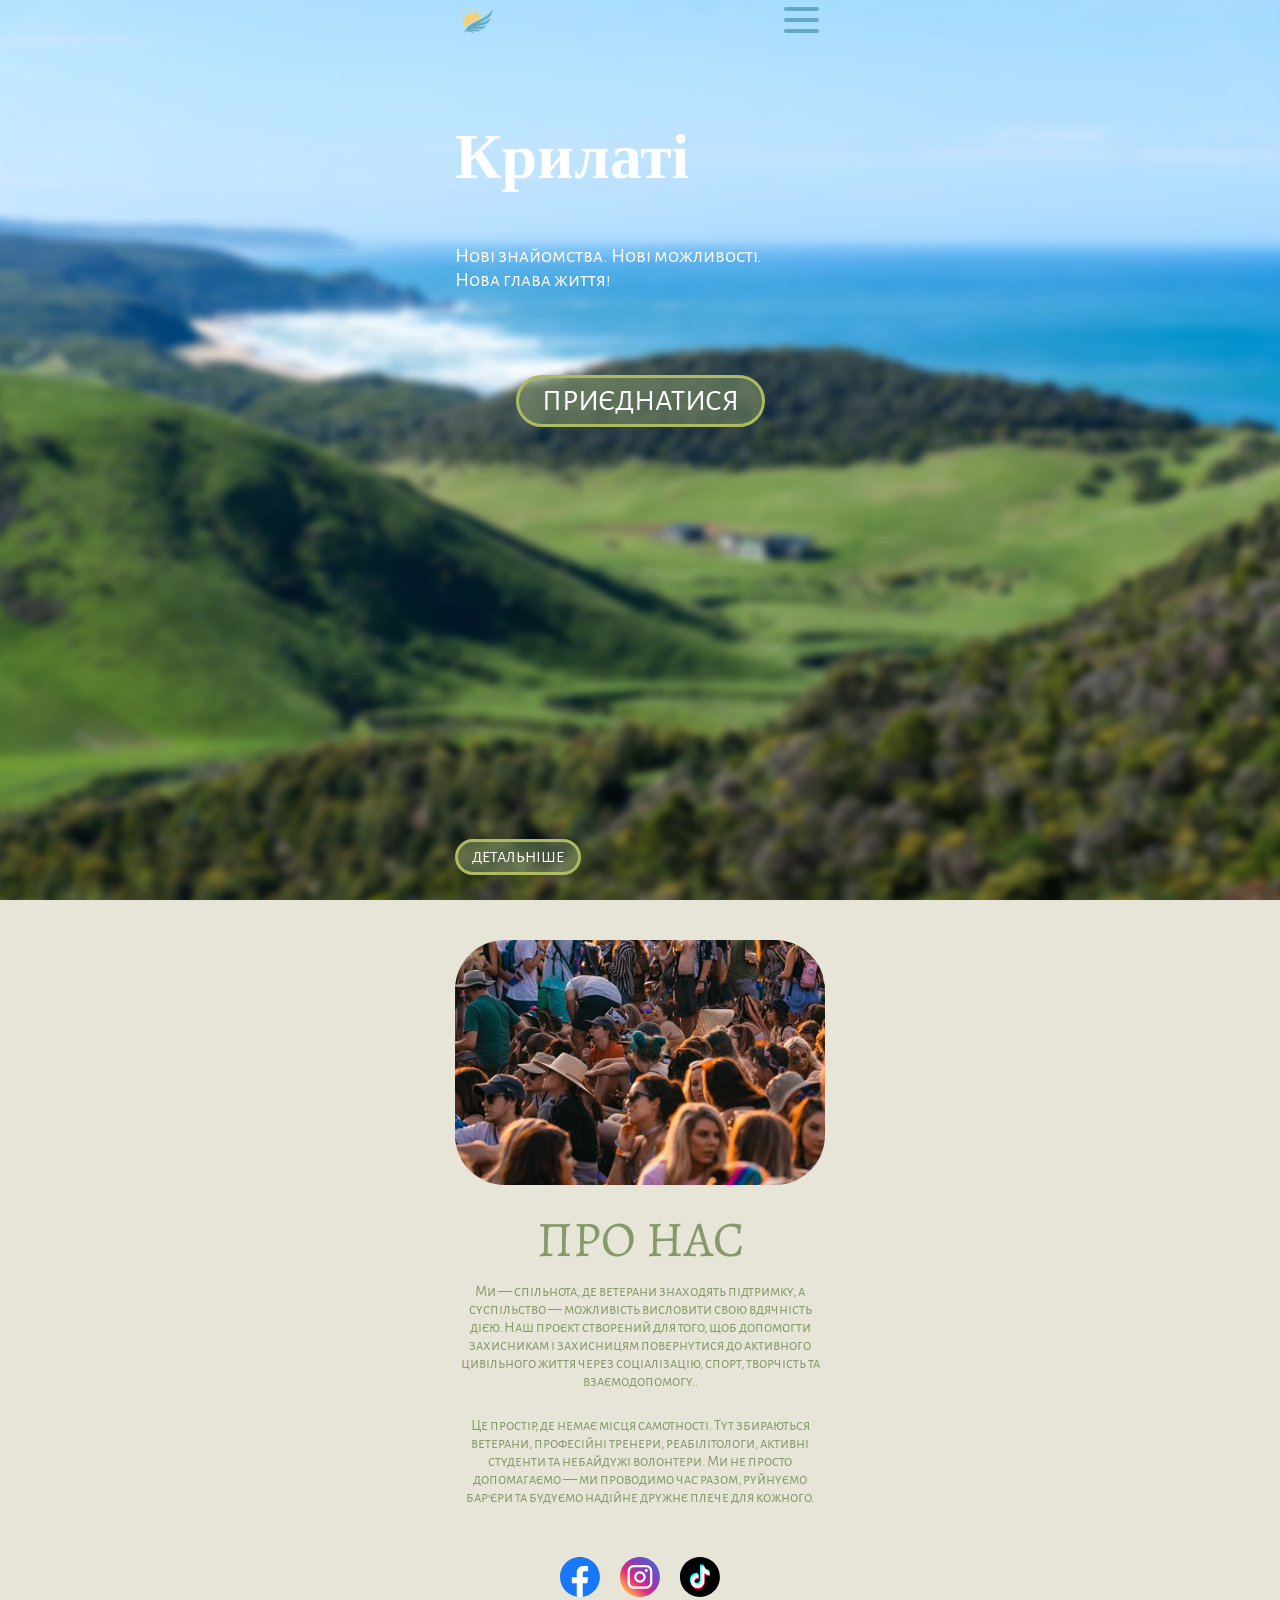
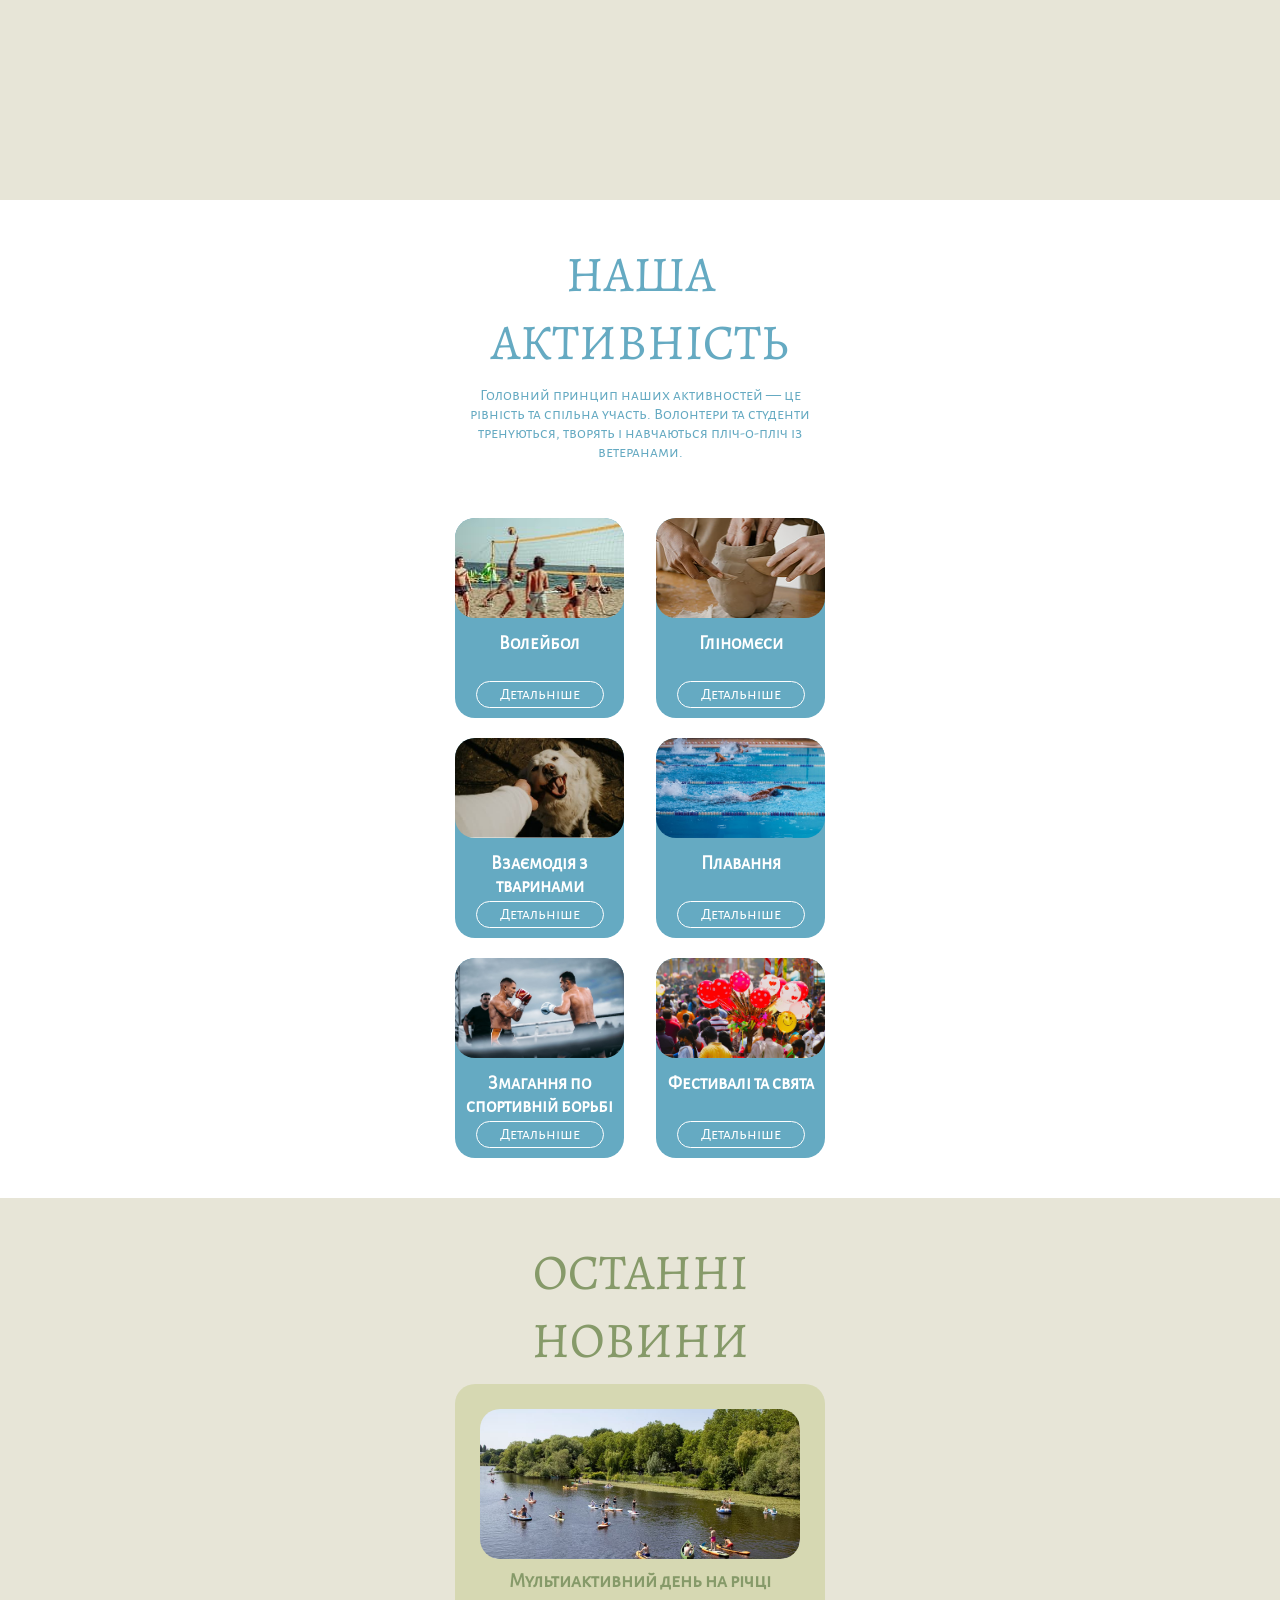
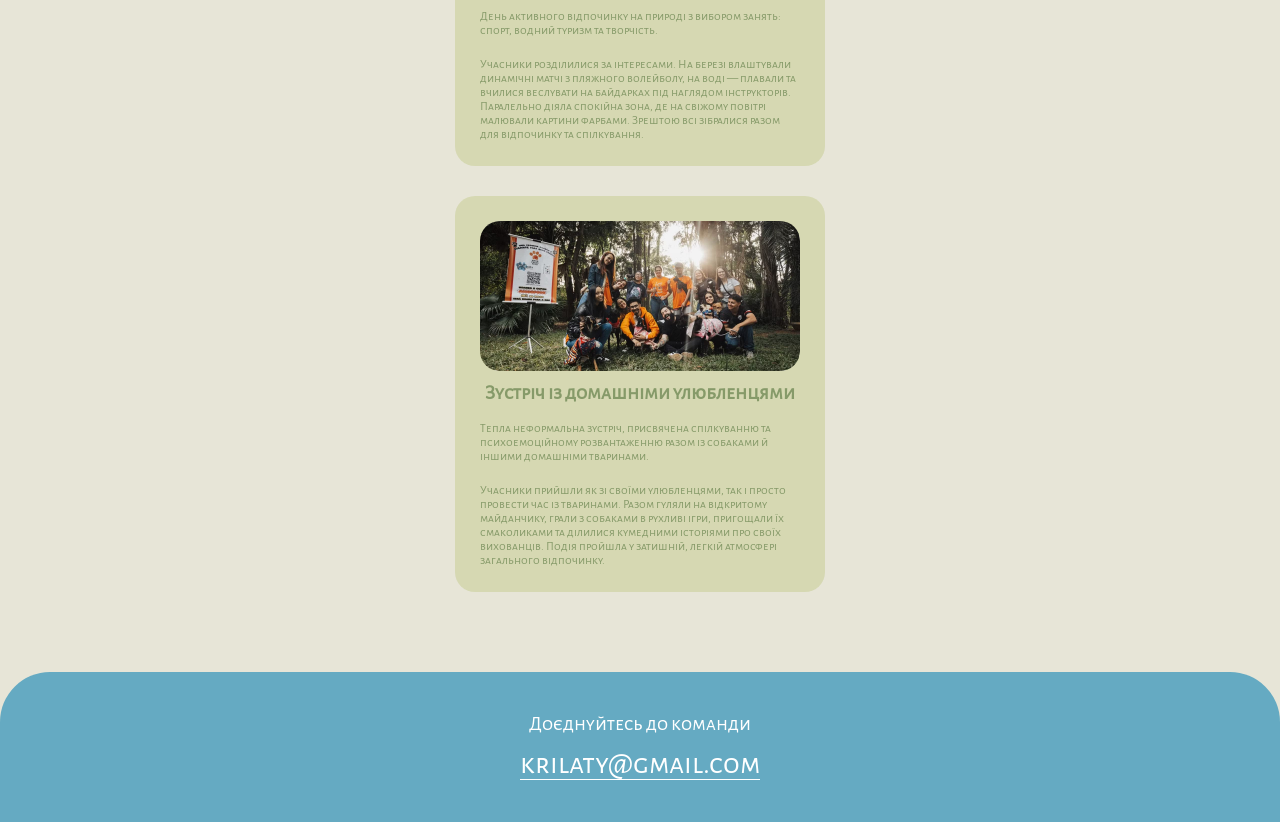
<file: index.html>
<!doctype html>
<html lang="en">
  <head>
    <meta charset="UTF-8" />
    <meta name="viewport" content="width=device-width, initial-scale=1.0" />
    <link rel="stylesheet" href="css/style.min.css" />
    <title>Krilaty</title>
  </head>

  <body>
    <main class="main">
      <section class="home" id="home">
        <div class="container">
          <header class="header">
            <a href="#" class="logo">
              <img src="images/logo.png" alt="Логотип" class="logo__img" />
            </a>

            <ul class="menu">
              <li class="menu__item">
                <a href="#home" class="menu__link">Головна</a>
              </li>
              <li class="menu__item">
                <a href="./profile.html" class="menu__link">Моя сторінка</a>
              </li>
              <li class="menu__item">
                <a href="#about" class="menu__link">Про нас</a>
              </li>
              <li class="menu__item">
                <a href="#activity" class="menu__link">Заходи</a>
              </li>
              <li class="menu__item">
                <a href="#news" class="menu__link">Новини</a>
              </li>
            </ul>
            <button class="header__btn">
              <span class="header__btn-span"></span
              ><span class="header__btn-span"></span
              ><span class="header__btn-span"></span>
            </button>
          </header>

          <div class="home__inner">
            <h1 class="home__title">Крилаті</h1>
            <span class="home__subtitle">
              Нові знайомства. Нові можливості. Нова глава життя!
            </span>
            <a class="home__btn home__btn--big" href="poll.html">Приєднатися</a>
            <a class="home__btn home__btn-small" href="#about">Детальніше</a>
          </div>
        </div>
      </section>
      <section class="about" id="about">
        <div class="container">
          <div class="about__inner">
            <img
              src="images/about-img.jpg"
              alt="Люди на фестивалі"
              class="about__img"
            />
            <h2 class="title">Про нас</h2>
            <p class="about__text">
              Ми — спільнота, де ветерани знаходять підтримку, а суспільство —
              можливість висловити свою вдячність дією. Наш проєкт створений для
              того, щоб допомогти захисникам і захисницям повернутися до
              активного цивільного життя через соціалізацію, спорт, творчість та
              взаємодопомогу..
            </p>
            <p class="about__text">
              Це простір, де немає місця самотності. Тут збираються ветерани,
              професійні тренери, реабілітологи, активні студенти та небайдужі
              волонтери. Ми не просто допомагаємо — ми проводимо час разом,
              руйнуємо бар'єри та будуємо надійне дружнє плече для кожного.
            </p>
            <ul class="about__list">
              <li class="about__item">
                <a href="#" class="about__link">
                  <img
                    src="images/facebook.svg"
                    alt="facebook"
                    class="about__icon"
                  />
                </a>
              </li>
              <li class="about__item">
                <a href="" class="about__link">
                  <img
                    src="images/instagram.svg"
                    alt="instagram"
                    class="about__icon"
                  />
                </a>
              </li>
              <li class="about__item">
                <a href="" class="about__link">
                  <img
                    src="images/tiktok.svg"
                    alt="tiktok"
                    class="about__icon"
                  />
                </a>
              </li>
            </ul>
          </div>
        </div>
      </section>
      <section class="activity" id="activity">
        <div class="container">
          <div class="activity__inner">
            <h2 class="title">Наша активність</h2>
            <p class="activity__subtitle">
              Головний принцип наших активностей — це рівність та спільна
              участь. Волонтери та студенти тренуються, творять і навчаються
              пліч-о-пліч із ветеранами.
            </p>
            <ul class="activity__list">
              <li class="activity__item">
                <img
                  src="images/voleyball.jpg"
                  alt="Воллейбол"
                  class="activity__img"
                />
                <h3 class="activity__title">Волейбол</h3>
                <a href="./volleyball.html" class="activity__link"
                  >Детальніше</a
                >
              </li>
              <li class="activity__item">
                <img
                  src="images/glinomess.png"
                  alt="Гліномеси"
                  class="activity__img"
                />
                <h3 class="activity__title">
                  Гліномєси
                  <!-- Гончарство -->
                </h3>
                <a href="goncharstvo.html" class="activity__link">Детальніше</a>
              </li>
              <li class="activity__item">
                <img src="images/pet.jpg" alt="Сабака" class="activity__img" />
                <h3 class="activity__title">Взаємодія з тваринами</h3>
                <a href="./tvaryny.html" class="activity__link">Детальніше</a>
              </li>
              <li class="activity__item">
                <img
                  src="images/basik.jpg"
                  alt="плавання"
                  class="activity__img"
                />
                <h3 class="activity__title">Плавання</h3>
                <a href="./plavanya.html" class="activity__link">Детальніше</a>
              </li>
              <li class="activity__item">
                <img src="images/box.jpg" alt="бокс" class="activity__img" />
                <h3 class="activity__title">Змагання по спортивній борьбі</h3>
                <a href="./borotba.html" class="activity__link">Детальніше</a>
              </li>
              <li class="activity__item">
                <img
                  src="images/festival.jpg"
                  alt="фестивалі"
                  class="activity__img"
                />
                <h3 class="activity__title">Фестивалі та свята</h3>
                <a href="./festyvali.html" class="activity__link">Детальніше</a>
              </li>
            </ul>
          </div>
        </div>
      </section>
      <section class="news" id="news">
        <div class="container">
          <div class="news__inner">
            <h2 class="title">Останні новини</h2>
            <ul class="news__list">
              <li class="news__item">
                <img
                  src="images/news-01.jpg"
                  alt="Річка і кайдарки"
                  class="news__img"
                />
                <h3 class="news__title">Мультиактивний день на річці</h3>
                <p class="news__text">
                  День активного відпочинку на природі з вибором занять: спорт,
                  водний туризм та творчість.
                </p>
                <p class="news__text">
                  Учасники розділилися за інтересами. На березі влаштували
                  динамічні матчі з пляжного волейболу, на воді — плавали та
                  вчилися веслувати на байдарках під наглядом інструкторів.
                  Паралельно діяла спокійна зона, де на свіжому повітрі малювали
                  картини фарбами. Зрештою всі зібралися разом для відпочинку та
                  спілкування.
                </p>
              </li>
              <li class="news__item">
                <img src="images/news-02.jpg" alt="кемпінг" class="news__img" />
                <h3 class="news__title">Зустріч із домашніми улюблeнцями</h3>
                <p class="news__text">
                  Тепла неформальна зустріч, присвячена спілкуванню та
                  психоемоційному розвантаженню разом із собаками й іншими
                  домашніми тваринами.
                </p>
                <p class="news__text">
                  Учасники прийшли як зі своїми улюбленцями, так і просто
                  провести час із тваринами. Разом гуляли на відкритому
                  майданчику, грали з собаками в рухливі ігри, пригощали їх
                  смаколиками та ділилися кумедними історіями про своїх
                  вихованців. Подія пройшла у затишній, легкій атмосфері
                  загального відпочинку.
                </p>
              </li>
            </ul>
          </div>
        </div>
      </section>
    </main>
    <footer class="footer">
      <div class="container">
        <div class="footer__inner">
          <p class="footer__text">Доєднуйтесь до команди</p>
          <a href="mailt:krilaty@gmail.com" class="footer__link">
            krilaty@gmail.com
          </a>
        </div>
      </div>
    </footer>
    <script src="./js/main.min.js"></script>
  </body>
</html>
</file>
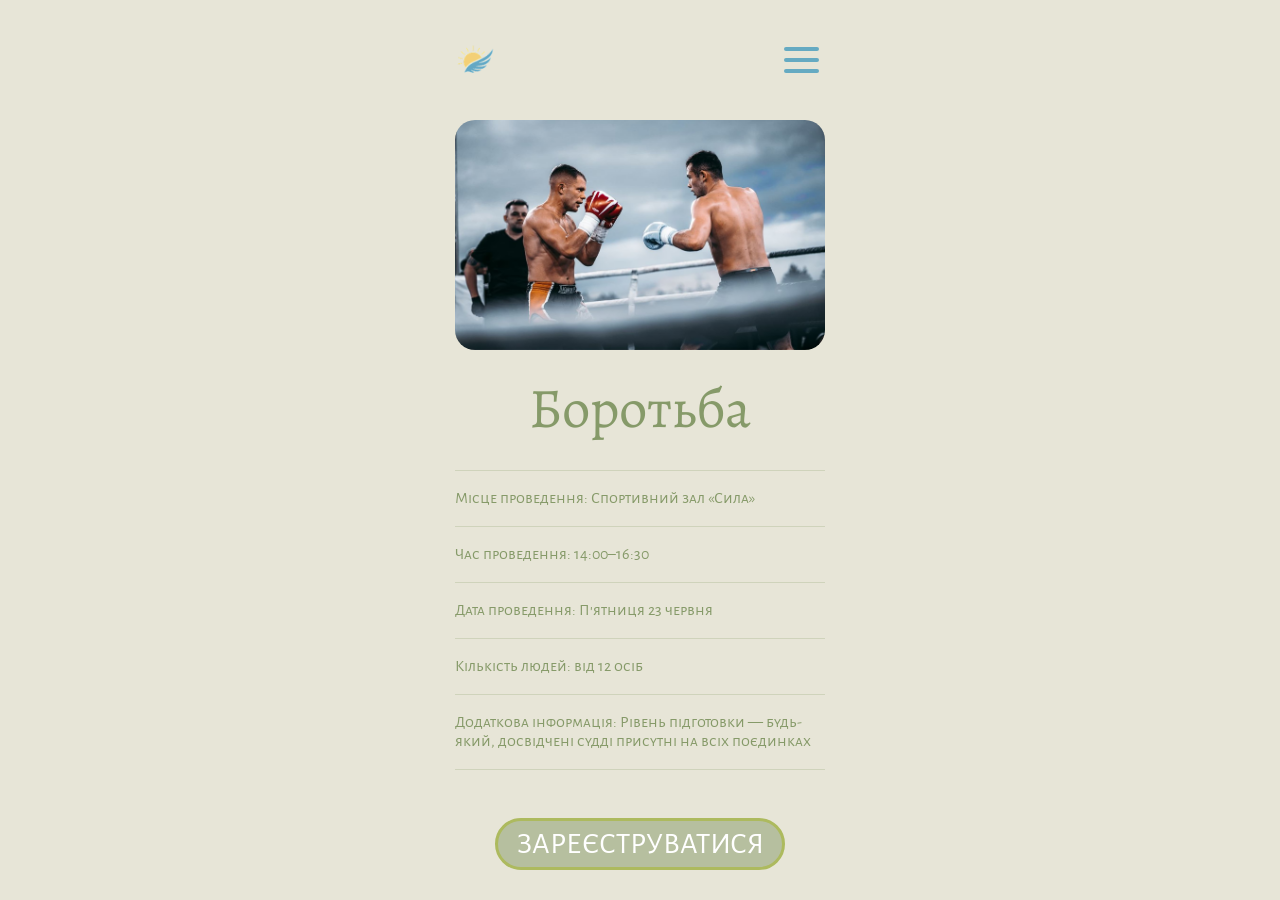
<file: borotba.html>
<!doctype html>
<html lang="en">
  <head>
    <meta charset="UTF-8" />
    <meta name="viewport" content="width=device-width, initial-scale=1.0" />
    <link rel="stylesheet" href="./css/style.min.css" />
    <title>Спортивна боротьба</title>
  </head>

  <body>
    <div class="hobby__page">
      <div class="container">
        <header class="header">
          <a href="index.html" class="logo">
            <img src="images/logo.png" alt="Логотип" class="logo__img" />
          </a>

          <button class="header__btn">
            <span class="header__btn-span"></span
            ><span class="header__btn-span"></span
            ><span class="header__btn-span"></span>
          </button>

          <ul class="menu">
            <li class="menu__item">
              <a href="./index.html#home" class="menu__link">Головна</a>
            </li>
            <li class="menu__item">
              <a href="./profile.html" class="menu__link">Моя сторінка</a>
            </li>
            <li class="menu__item">
              <a href="./index.html#about" class="menu__link">Про нас</a>
            </li>
            <li class="menu__item">
              <a href="./index.html#activity" class="menu__link">Заходи</a>
            </li>
            <li class="menu__item">
              <a href="./index.html#news" class="menu__link">Новини</a>
            </li>
          </ul>
        </header>
      </div>

      <section class="hobby">
        <div class="container">
          <div class="hobby__inner">
            <img
              src="./images/box.jpg"
              alt="Спортивна боротьба"
              class="hobby__img"
            />
            <h1 class="hobby__title">Боротьба</h1>
            <ul class="hobby__info">
              <li class="hobby__info-item">
                Місце проведення: Спортивний зал «Сила»
              </li>
              <li class="hobby__info-item">Час проведення: 14:00–16:30</li>
              <li class="hobby__info-item">
                Дата проведення: П'ятниця 23 червня
              </li>
              <li class="hobby__info-item">Кількість людей: від 12 осіб</li>
              <li class="hobby__info-item">
                Додаткова інформація: Рівень підготовки — будь-який, досвідчені
                судді присутні на всіх поєдинках
              </li>
            </ul>
            <a href="#" class="home__btn home__btn--big hobby__register"
              >Зареєструватися</a
            >
          </div>
        </div>
      </section>
    </div>

    <script src="./js/main.min.js"></script>
  </body>
</html>
</file>
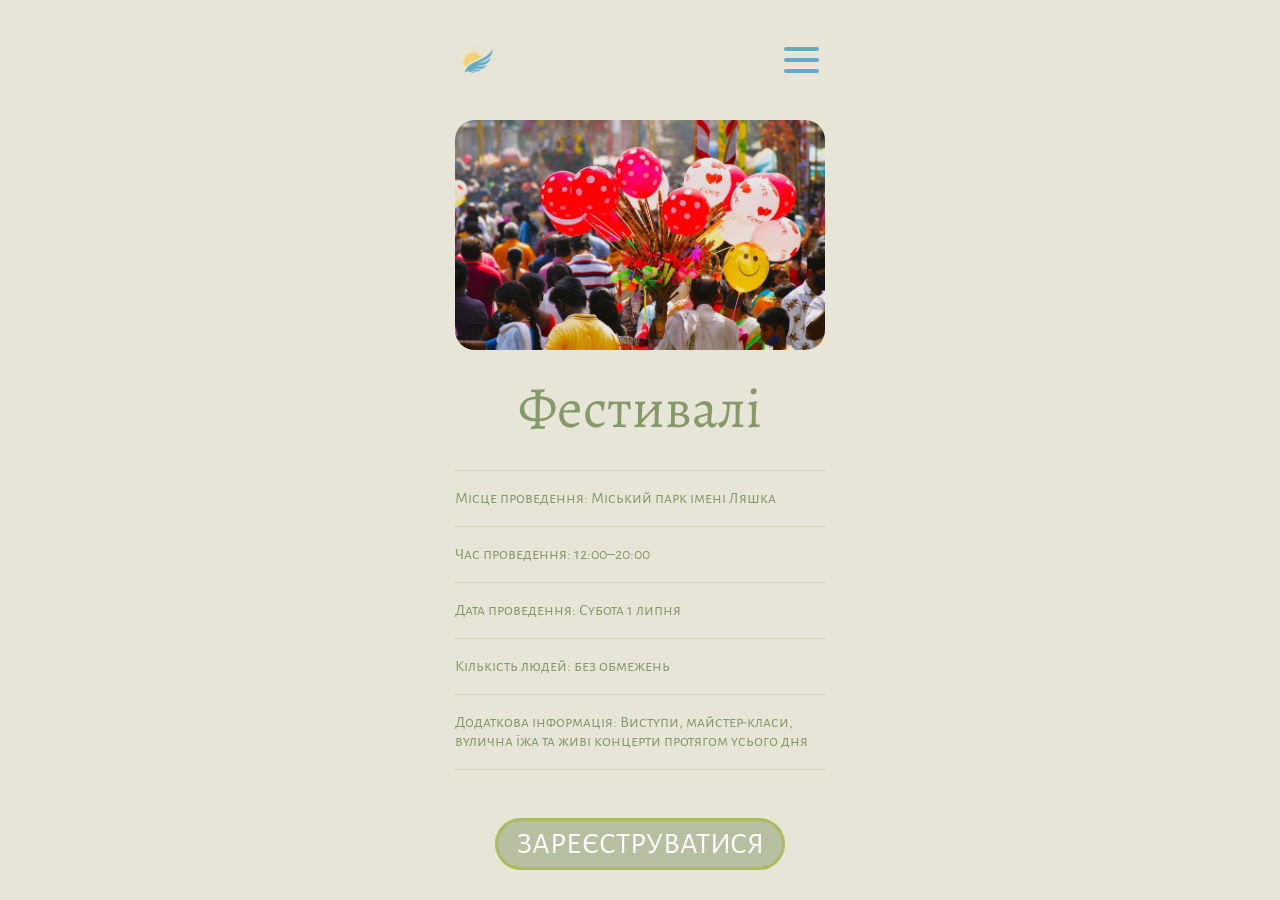
<file: festyvali.html>
<!doctype html>
<html lang="en">
  <head>
    <meta charset="UTF-8" />
    <meta name="viewport" content="width=device-width, initial-scale=1.0" />
    <link rel="stylesheet" href="./css/style.min.css" />
    <title>Фестивалі та свята</title>
  </head>

  <body>
    <div class="hobby__page">
      <div class="container">
        <header class="header">
          <a href="index.html" class="logo">
            <img src="images/logo.png" alt="Логотип" class="logo__img" />
          </a>

          <button class="header__btn">
            <span class="header__btn-span"></span
            ><span class="header__btn-span"></span
            ><span class="header__btn-span"></span>
          </button>

          <ul class="menu">
            <li class="menu__item">
              <a href="./index.html#home" class="menu__link">Головна</a>
            </li>
            <li class="menu__item">
              <a href="./profile.html" class="menu__link">Моя сторінка</a>
            </li>
            <li class="menu__item">
              <a href="./index.html#about" class="menu__link">Про нас</a>
            </li>
            <li class="menu__item">
              <a href="./index.html#activity" class="menu__link">Заходи</a>
            </li>
            <li class="menu__item">
              <a href="./index.html#news" class="menu__link">Новини</a>
            </li>
          </ul>
        </header>
      </div>

      <section class="hobby">
        <div class="container">
          <div class="hobby__inner">
            <img
              src="./images/festival.jpg"
              alt="Фестивалі та свята"
              class="hobby__img"
            />
            <h1 class="hobby__title">Фестивалі</h1>
            <ul class="hobby__info">
              <li class="hobby__info-item">
                Місце проведення: Міський парк імені Ляшка
              </li>
              <li class="hobby__info-item">Час проведення: 12:00–20:00</li>
              <li class="hobby__info-item">
                Дата проведення: Субота 1 липня
              </li>
              <li class="hobby__info-item">
                Кількість людей: без обмежень
              </li>
              <li class="hobby__info-item">
                Додаткова інформація: Виступи, майстер-класи, вулична їжа та
                живі концерти протягом усього дня
              </li>
            </ul>
            <a href="#" class="home__btn home__btn--big hobby__register"
              >Зареєструватися</a
            >
          </div>
        </div>
      </section>
    </div>

    <script src="./js/main.min.js"></script>
  </body>
</html>
</file>
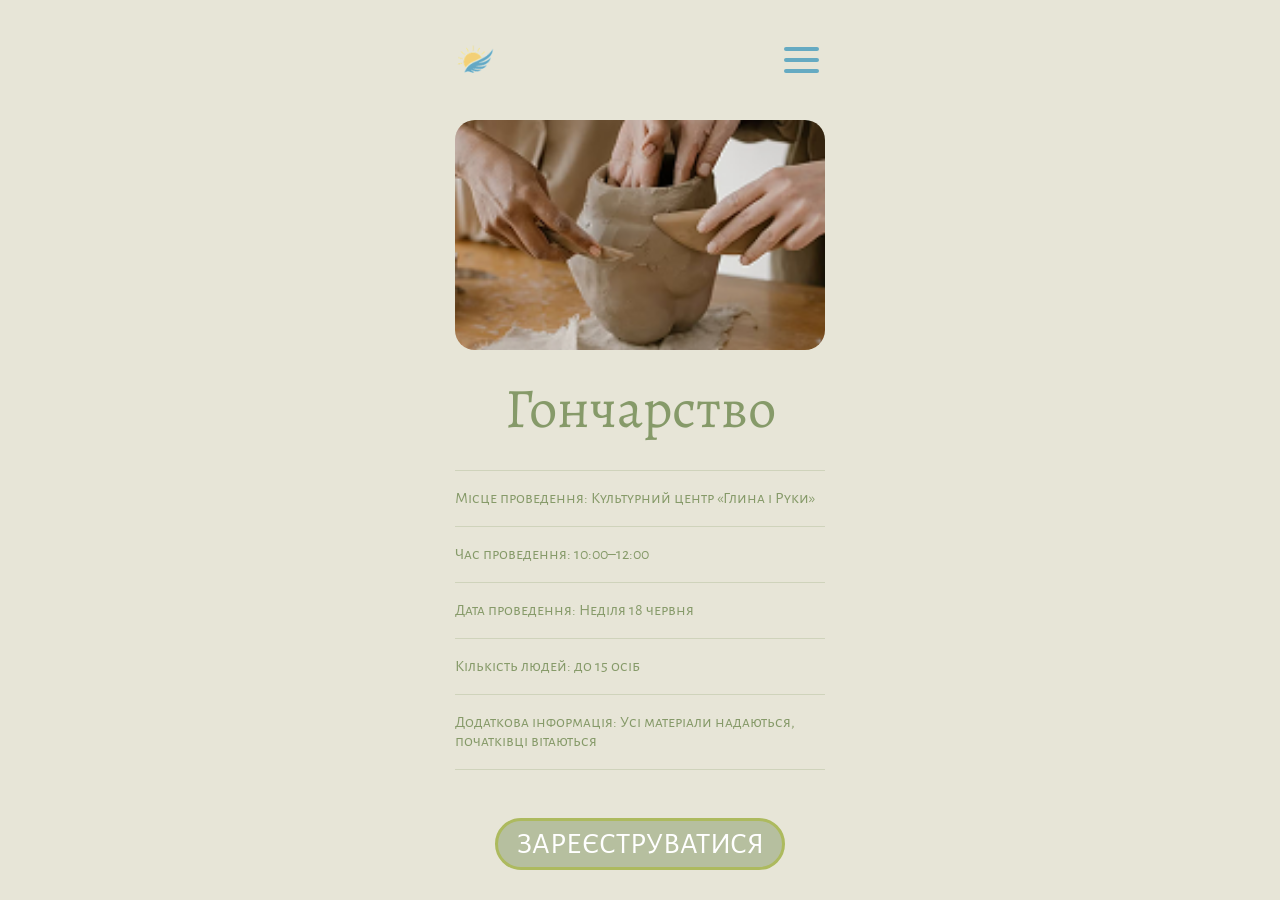
<file: goncharstvo.html>
<!doctype html>
<html lang="en">
  <head>
    <meta charset="UTF-8" />
    <meta name="viewport" content="width=device-width, initial-scale=1.0" />
    <link rel="stylesheet" href="./css/style.min.css" />
    <title>Гончарство</title>
  </head>

  <body>
    <div class="hobby__page">
      <div class="container">
        <header class="header">
          <a href="index.html" class="logo">
            <img src="images/logo.png" alt="Логотип" class="logo__img" />
          </a>

          <button class="header__btn">
            <span class="header__btn-span"></span
            ><span class="header__btn-span"></span
            ><span class="header__btn-span"></span>
          </button>

          <ul class="menu">
            <li class="menu__item">
              <a href="./index.html#home" class="menu__link">Головна</a>
            </li>
            <li class="menu__item">
              <a href="./profile.html" class="menu__link">Моя сторінка</a>
            </li>
            <li class="menu__item">
              <a href="./index.html#about" class="menu__link">Про нас</a>
            </li>
            <li class="menu__item">
              <a href="./index.html#activity" class="menu__link">Заходи</a>
            </li>
            <li class="menu__item">
              <a href="./index.html#news" class="menu__link">Новини</a>
            </li>
          </ul>
        </header>
      </div>

      <section class="hobby">
        <div class="container">
          <div class="hobby__inner">
            <img
              src="./images/glinomess.png"
              alt="Гончарство"
              class="hobby__img"
            />
            <h1 class="hobby__title">Гончарство</h1>
            <ul class="hobby__info">
              <li class="hobby__info-item">
                Місце проведення: Культурний центр «Глина і Руки»
              </li>
              <li class="hobby__info-item">Час проведення: 10:00–12:00</li>
              <li class="hobby__info-item">
                Дата проведення: Неділя 18 червня
              </li>
              <li class="hobby__info-item">Кількість людей: до 15 осіб</li>
              <li class="hobby__info-item">
                Додаткова інформація: Усі матеріали надаються, початківці
                вітаються
              </li>
            </ul>
            <a href="#" class="home__btn home__btn--big hobby__register"
              >Зареєструватися</a
            >
          </div>
        </div>
      </section>
    </div>

    <script src="./js/main.min.js"></script>
  </body>
</html>
</file>
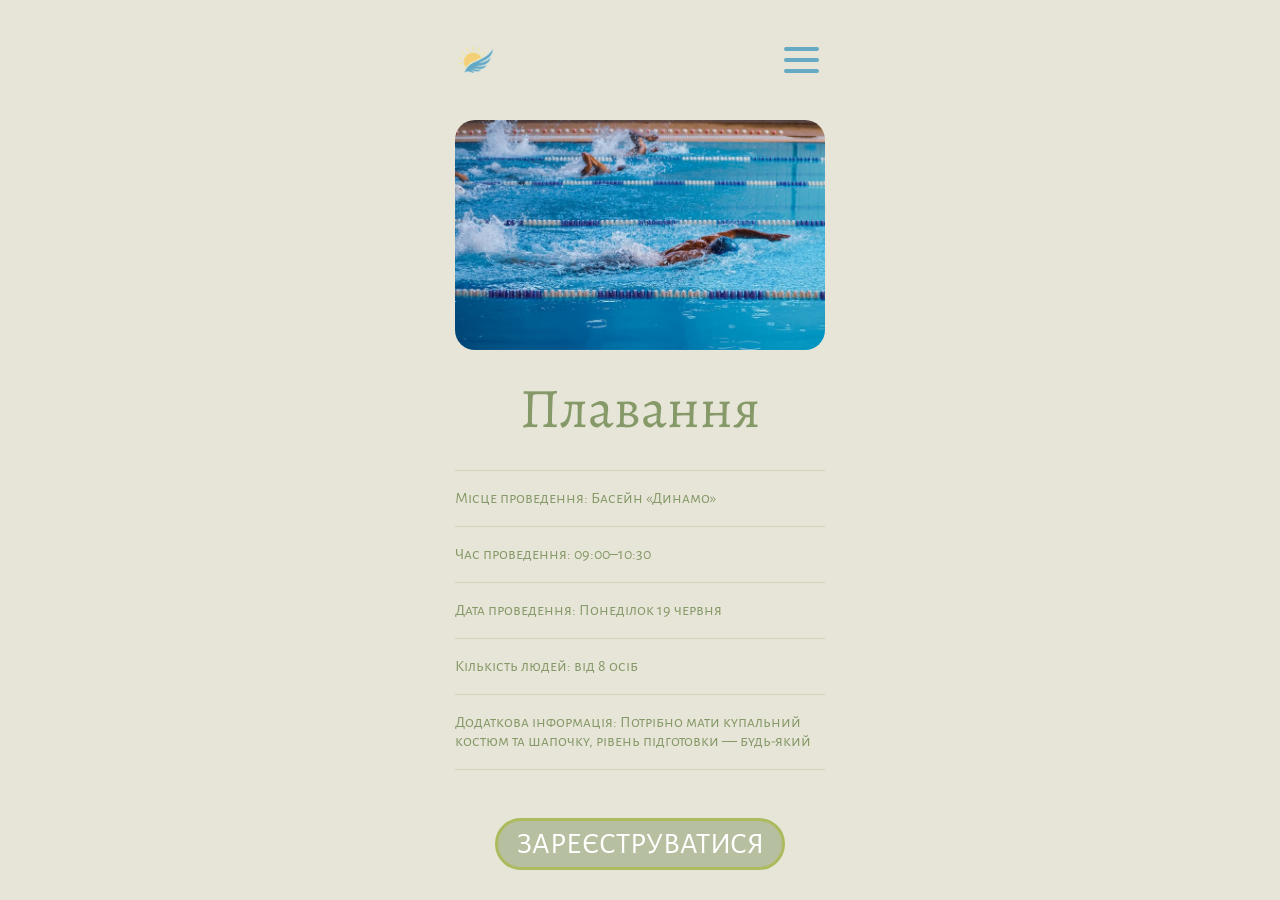
<file: plavanya.html>
<!doctype html>
<html lang="en">
  <head>
    <meta charset="UTF-8" />
    <meta name="viewport" content="width=device-width, initial-scale=1.0" />
    <link rel="stylesheet" href="./css/style.min.css" />
    <title>Плавання</title>
  </head>

  <body>
    <div class="hobby__page">
      <div class="container">
        <header class="header">
          <a href="index.html" class="logo">
            <img src="images/logo.png" alt="Логотип" class="logo__img" />
          </a>

          <button class="header__btn">
            <span class="header__btn-span"></span
            ><span class="header__btn-span"></span
            ><span class="header__btn-span"></span>
          </button>

          <ul class="menu">
            <li class="menu__item">
              <a href="./index.html#home" class="menu__link">Головна</a>
            </li>
            <li class="menu__item">
              <a href="./profile.html" class="menu__link">Моя сторінка</a>
            </li>
            <li class="menu__item">
              <a href="./index.html#about" class="menu__link">Про нас</a>
            </li>
            <li class="menu__item">
              <a href="./index.html#activity" class="menu__link">Заходи</a>
            </li>
            <li class="menu__item">
              <a href="./index.html#news" class="menu__link">Новини</a>
            </li>
          </ul>
        </header>
      </div>

      <section class="hobby">
        <div class="container">
          <div class="hobby__inner">
            <img
              src="./images/basik.jpg"
              alt="Плавання"
              class="hobby__img"
            />
            <h1 class="hobby__title">Плавання</h1>
            <ul class="hobby__info">
              <li class="hobby__info-item">
                Місце проведення: Басейн «Динамо»
              </li>
              <li class="hobby__info-item">Час проведення: 09:00–10:30</li>
              <li class="hobby__info-item">
                Дата проведення: Понеділок 19 червня
              </li>
              <li class="hobby__info-item">Кількість людей: від 8 осіб</li>
              <li class="hobby__info-item">
                Додаткова інформація: Потрібно мати купальний костюм та шапочку,
                рівень підготовки — будь-який
              </li>
            </ul>
            <a href="#" class="home__btn home__btn--big hobby__register"
              >Зареєструватися</a
            >
          </div>
        </div>
      </section>
    </div>

    <script src="./js/main.min.js"></script>
  </body>
</html>
</file>
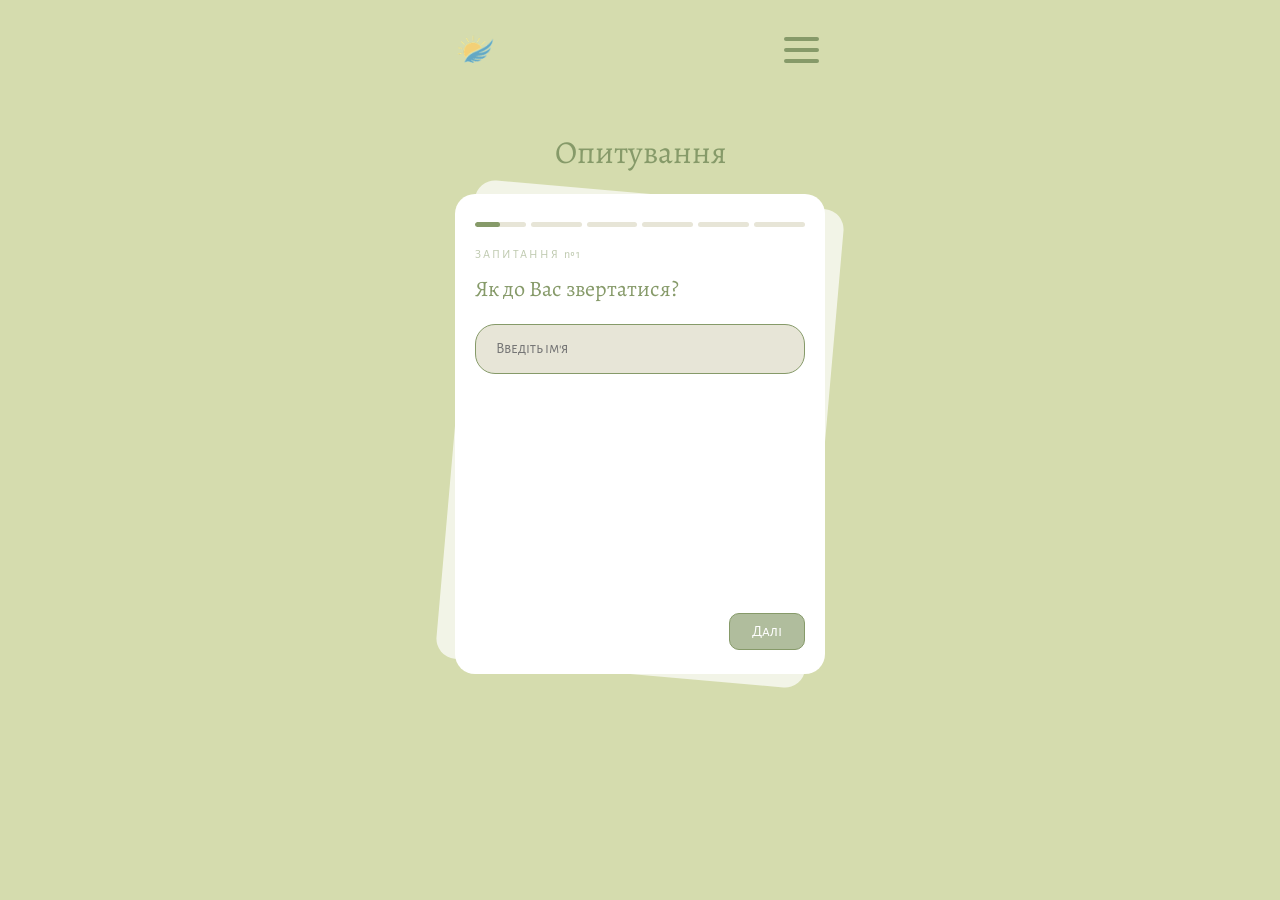
<file: poll.html>
<!doctype html>
<html lang="en">
  <head>
    <meta charset="UTF-8" />
    <meta name="viewport" content="width=device-width, initial-scale=1.0" />
    <link rel="stylesheet" href="css/style.min.css" />
    <title>Опитування</title>
  </head>

  <body class="poll-page">
    <div class="container poll-page__header">
      <header class="header">
        <a href="index.html" class="logo">
          <img src="images/logo.png" alt="Логотип" class="logo__img" />
        </a>
        <button class="header__btn">
          <span class="header__btn-span"></span
          ><span class="header__btn-span"></span
          ><span class="header__btn-span"></span>
        </button>
        <ul class="menu">
          <li class="menu__item">
            <a href="./index.html#home" class="menu__link">Головна</a>
          </li>
          <li class="menu__item">
            <a href="./profile.html" class="menu__link">Моя сторінка</a>
          </li>
          <li class="menu__item">
            <a href="./index.html#about" class="menu__link">Про нас</a>
          </li>
          <li class="menu__item">
            <a href="./index.html#activity" class="menu__link">Заходи</a>
          </li>
          <li class="menu__item">
            <a href="./index.html#news" class="menu__link">Новини</a>
          </li>
        </ul>
      </header>
    </div>

    <div class="container poll-page__content">
      <div class="poll">
        <h1 class="poll__title">Опитування</h1>
        <div class="poll__inner">

          <ul class="poll__bar">
            <li class="poll__span"></li>
            <li class="poll__span"></li>
            <li class="poll__span"></li>
            <li class="poll__span"></li>
            <li class="poll__span"></li>
            <li class="poll__span"></li>
          </ul>

          <!-- Q1 -->
          <div class="poll__step" data-step="1">
            <span class="poll__subtitle">Запитання №1</span>
            <h2 class="poll__question">Як до Вас звертатися?</h2>
            <input type="text" id="q1" class="poll__input" placeholder="Введіть ім'я" />
          </div>

          <!-- Q2 -->
          <div class="poll__step" data-step="2">
            <span class="poll__subtitle">Запитання №2</span>
            <h2 class="poll__question">Ваш номер телефону</h2>
            <input type="tel" id="q2" class="poll__input" placeholder="+380 (__) ___-__-__" />
          </div>

          <!-- Q3 -->
          <div class="poll__step" data-step="3">
            <span class="poll__subtitle">Запитання №3</span>
            <h2 class="poll__question">Ви проживаєте у Вінниці?</h2>
            <div class="poll__options">
              <label class="poll__option">
                <input type="radio" class="poll__radio" name="q3" value="yes" />
                <span class="poll__radio-custom"></span>
                <span class="poll__option-text">Так</span>
              </label>
              <label class="poll__option">
                <input type="radio" class="poll__radio" name="q3" value="no" />
                <span class="poll__radio-custom"></span>
                <span class="poll__option-text">Ні</span>
              </label>
            </div>
          </div>

          <!-- Q4 -->
          <div class="poll__step" data-step="4">
            <span class="poll__subtitle">Запитання №4</span>
            <h2 class="poll__question">Надаєте перевагу якій роботі?</h2>
            <div class="poll__options">
              <label class="poll__option">
                <input type="radio" class="poll__radio" name="q4" value="team" />
                <span class="poll__radio-custom"></span>
                <span class="poll__option-text">В команді</span>
              </label>
              <label class="poll__option">
                <input type="radio" class="poll__radio" name="q4" value="solo" />
                <span class="poll__radio-custom"></span>
                <span class="poll__option-text">Наодинці</span>
              </label>
            </div>
          </div>

          <!-- Q5 -->
          <div class="poll__step" data-step="5">
            <span class="poll__subtitle">Запитання №5</span>
            <h2 class="poll__question">Активність чи спокій?</h2>
            <div class="poll__options">
              <label class="poll__option">
                <input type="radio" class="poll__radio" name="q5" value="yes" />
                <span class="poll__radio-custom"></span>
                <span class="poll__option-text">Активність</span>
              </label>
              <label class="poll__option">
                <input type="radio" class="poll__radio" name="q5" value="no" />
                <span class="poll__radio-custom"></span>
                <span class="poll__option-text">Спокій</span>
              </label>
            </div>
          </div>

          <!-- Q6 -->
          <div class="poll__step" data-step="6">
            <span class="poll__subtitle">Запитання №6</span>
            <h2 class="poll__question">Чи зіштовхувалися ви із проблемами зі сном чи тривогою?</h2>
            <div class="poll__options">
              <label class="poll__option">
                <input type="radio" class="poll__radio" name="q6" value="yes" />
                <span class="poll__radio-custom"></span>
                <span class="poll__option-text">Так</span>
              </label>
              <label class="poll__option">
                <input type="radio" class="poll__radio" name="q6" value="no" />
                <span class="poll__radio-custom"></span>
                <span class="poll__option-text">Ні</span>
              </label>
            </div>
          </div>

          <!-- Q7 -->
          <div class="poll__step" data-step="7">
            <span class="poll__subtitle">Запитання №7</span>
            <h2 class="poll__question">Чи турбує вас гучний звук?</h2>
            <div class="poll__options">
              <label class="poll__option">
                <input type="radio" class="poll__radio" name="q7" value="yes" />
                <span class="poll__radio-custom"></span>
                <span class="poll__option-text">Так</span>
              </label>
              <label class="poll__option">
                <input type="radio" class="poll__radio" name="q7" value="no" />
                <span class="poll__radio-custom"></span>
                <span class="poll__option-text">Ні</span>
              </label>
            </div>
          </div>

          <!-- Q8 -->
          <div class="poll__step" data-step="8">
            <span class="poll__subtitle">Запитання №8</span>
            <h2 class="poll__question">Чи є у вас алергія на шерсть, цвітіння?</h2>
            <div class="poll__options">
              <label class="poll__option">
                <input type="radio" class="poll__radio" name="q8" value="yes" />
                <span class="poll__radio-custom"></span>
                <span class="poll__option-text">Так</span>
              </label>
              <label class="poll__option">
                <input type="radio" class="poll__radio" name="q8" value="no" />
                <span class="poll__radio-custom"></span>
                <span class="poll__option-text">Ні</span>
              </label>
            </div>
          </div>

          <!-- Q9 -->
          <div class="poll__step" data-step="9">
            <span class="poll__subtitle">Запитання №9</span>
            <h2 class="poll__question">Чи хотіли б спробувати себе в ролі організатора або наставника?</h2>
            <div class="poll__options">
              <label class="poll__option">
                <input type="radio" class="poll__radio" name="q9" value="yes" />
                <span class="poll__radio-custom"></span>
                <span class="poll__option-text">Так</span>
              </label>
              <label class="poll__option">
                <input type="radio" class="poll__radio" name="q9" value="no" />
                <span class="poll__radio-custom"></span>
                <span class="poll__option-text">Ні</span>
              </label>
            </div>
          </div>

          <!-- Q10 -->
          <div class="poll__step" data-step="10">
            <span class="poll__subtitle">Запитання №10</span>
            <h2 class="poll__question">До якої вікової категорії ви входите?</h2>
            <div class="poll__options">
              <label class="poll__option">
                <input type="radio" class="poll__radio" name="q10" value="under30" />
                <span class="poll__radio-custom"></span>
                <span class="poll__option-text">До 30</span>
              </label>
              <label class="poll__option">
                <input type="radio" class="poll__radio" name="q10" value="over30" />
                <span class="poll__radio-custom"></span>
                <span class="poll__option-text">Після 30</span>
              </label>
            </div>
          </div>

          <!-- Q11 -->
          <div class="poll__step" data-step="11">
            <span class="poll__subtitle">Запитання №11</span>
            <h2 class="poll__question">Чи займалися ви спортом у минулому?</h2>
            <div class="poll__options">
              <label class="poll__option">
                <input type="radio" class="poll__radio" name="q11" value="yes" />
                <span class="poll__radio-custom"></span>
                <span class="poll__option-text">Так</span>
              </label>
              <label class="poll__option">
                <input type="radio" class="poll__radio" name="q11" value="no" />
                <span class="poll__radio-custom"></span>
                <span class="poll__option-text">Ні</span>
              </label>
            </div>
          </div>

          <!-- Q12 -->
          <div class="poll__step" data-step="12">
            <span class="poll__subtitle">Запитання №12</span>
            <h2 class="poll__question">Чи є у вас особливі потреби або обмеження, які нам варто врахувати?</h2>
            <textarea id="q12" class="poll__textarea" placeholder="Якщо так — розпишіть детальніше"></textarea>
          </div>

          <!-- Navigation — shared for all steps -->
          <div class="poll__btn-list">
            <button class="poll__btn poll__btn--back">Назад</button>
            <button class="poll__btn poll__btn--next">Далі</button>
          </div>

        </div>
      </div>
    </div>

    <script src="./js/main.min.js"></script>
  </body>
</html>
</file>
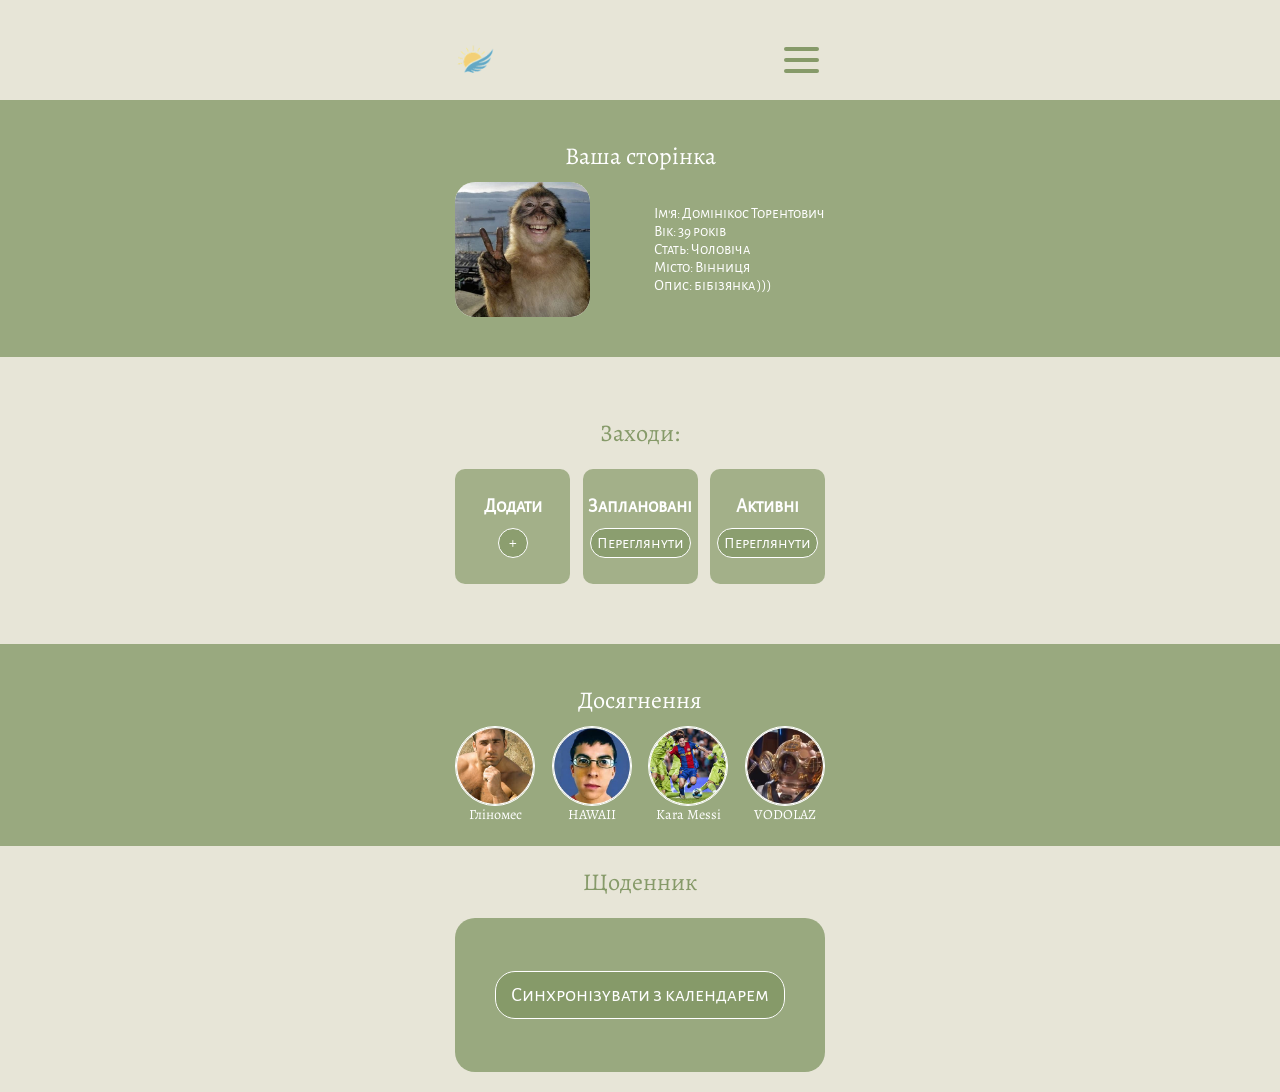
<file: profile.html>
<!doctype html>
<html lang="en">
  <head>
    <meta charset="UTF-8" />
    <meta name="viewport" content="width=device-width, initial-scale=1.0" />
    <link rel="stylesheet" href="css/style.min.css" />
    <title>Моя сторінка</title>
  </head>

  <body>
    <div class="container" style="min-height: auto; height: 46px">
      <header class="header">
        <a href="index.html" class="logo">
          <img src="images/logo.png" alt="Логотип" class="logo__img" />
        </a>

        <button class="header__btn">
          <span class="header__btn-span" style="background-color: #869a69"></span
          ><span class="header__btn-span" style="background-color: #869a69"></span
          ><span class="header__btn-span" style="background-color: #869a69"C></span>
        </button>

        <ul class="menu">
          <li class="menu__item">
            <a href="./index.html#home" class="menu__link">Головна</a>
          </li>
          <li class="menu__item">
            <a href="#" class="menu__link">Моя сторінка</a>
          </li>
          <li class="menu__item">
            <a href="./index.html#about" class="menu__link">Про нас</a>
          </li>
          <li class="menu__item">
            <a href="./index.html#activity" class="menu__link">Заходи</a>
          </li>
          <li class="menu__item">
            <a href="./index.html#news" class="menu__link">Новини</a>
          </li>
        </ul>
      </header>
    </div>

    <section class="description">
      <div class="container">
        <div class="description__inner">
          <h2 class="description__title">Ваша сторінка</h2>
          <div class="description__wrapper">
            <img
              src="images/avatar.jpg"
              alt="бібізяна"
              class="description__img"
            />
            <p class="description__text">
              Ім'я: Домінікос Торентович <br />
              Вік: 39 років <br />
              Стать: Чоловіча <br />
              Місто: Вінниця <br />
              Опис: бібізянка ))) <br />
            </p>
          </div>
        </div>
      </div>
    </section>
    <section class="bustle">
      <div class="container">
        <div class="bustle__inner">
          <h2 class="bustle__title">Заходи:</h2>
          <ul class="bustle__list">
            <li class="bustle__item">
              <h3 class="bustle__subtitle">Додати</h3>
              <button class="bustle__btn">+</button>
            </li>
            <li class="bustle__item">
              <h3 class="bustle__subtitle">Заплановані</h3>
              <button class="bustle__btn">Переглянути</button>
            </li>
            <li class="bustle__item">
              <h3 class="bustle__subtitle">Активні</h3>
              <button class="bustle__btn">Переглянути</button>
            </li>
          </ul>
        </div>
      </div>
    </section>
    <section class="achievement">
      <div class="container">
        <div class="achievement__inner">
          <h2 class="achievement__title">Досягнення</h2>
          <ul class="achievement__list">
            <li class="achievement__item">
              <img src="images/bill.jpg" alt="Білл Херінгтон" class="achievement__img">
              <h3 class="achievement__title">
                Гліномес
              </h3>
            </li>
                        <li class="achievement__item">
              <img src="images/maktraher.jpg" alt="Мактрахєр" class="achievement__img">
              <h3 class="achievement__title">
                HAWAII
              </h3>
            </li>
                        <li class="achievement__item">
              <img src="images/messi.jpg" alt="МЕССІІ" class="achievement__img">
              <h3 class="achievement__title">
               Kara Messi
              </h3>
            </li>
                        <li class="achievement__item">
              <img src="images/black.jpg" alt="ніггадяй" class="achievement__img">
              <h3 class="achievement__title">
                VODOLAZ
              </h3>
            </li>
          </ul>

        </div>
      </div>
    </section>
    <section class="diary">
      <h2 class="diary__title">
        Щоденник
      </h2>
      <div class="container">
        <div class="diary__inner">
          <a class="diary__btn" hred="#">
            Синхронізувати з календарем
          </a>
        </div>
      </div>
    </section>

    <script src="./js/main.min.js"></script>
  </body>
</html>
</file>
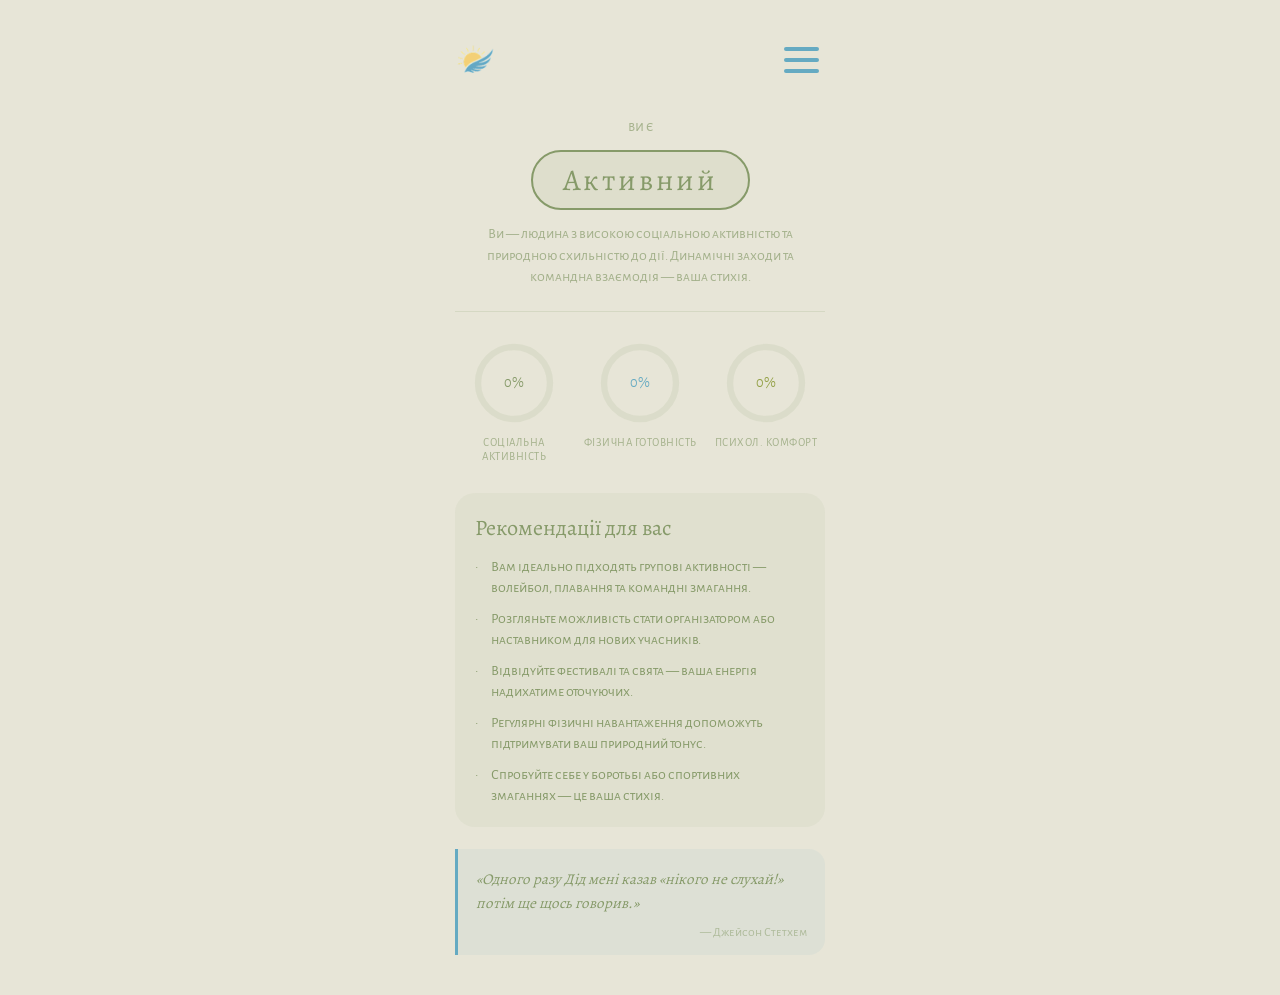
<file: result.html>
<!doctype html>
<html lang="en">
  <head>
    <meta charset="UTF-8" />
    <meta name="viewport" content="width=device-width, initial-scale=1.0" />
    <link rel="stylesheet" href="css/style.min.css" />
    <title>Результати</title>
  </head>

  <body>
    <!-- Header -->
    <div class="hobby__page">
      <div class="container" style="min-height: auto; padding: 40px 0 10px ;">
        <header class="header" style="margin-bottom: 0">
          <a href="index.html" class="logo">
            <img src="images/logo.png" alt="Логотип" class="logo__img" />
          </a>
          <button class="header__btn">
            <span class="header__btn-span"></span
            ><span class="header__btn-span"></span
            ><span class="header__btn-span"></span>
          </button>
          <ul class="menu">
            <li class="menu__item">
              <a href="./index.html#home" class="menu__link">Головна</a>
            </li>
            <li class="menu__item">
              <a href="./profile.html" class="menu__link">Моя сторінка</a>
            </li>
            <li class="menu__item">
              <a href="./index.html#about" class="menu__link">Про нас</a>
            </li>
            <li class="menu__item">
              <a href="./index.html#activity" class="menu__link">Заходи</a>
            </li>
            <li class="menu__item">
              <a href="./index.html#news" class="menu__link">Новини</a>
            </li>
          </ul>
        </header>
      </div>
    </div>

    <!-- Result content -->
    <div class="container" style="min-height: auto; height: auto; padding: 0;">
      <div class="result-page">

        <!-- Hero -->
        <div class="result-page__hero">
          <p class="result-page__greeting">
            <span class="result-page__name"></span> ви є
          </p>
          <div class="result-page__badge"></div>
          <p class="result-page__desc"></p>
        </div>

        <!-- Charts -->
        <div class="result-page__charts">

          <div class="result-page__chart-wrap">
            <svg viewBox="0 0 100 100" class="result-page__chart-svg">
              <circle cx="50" cy="50" r="40"
                class="result-page__chart-bg" />
              <circle cx="50" cy="50" r="40"
                class="result-page__chart-fill result-page__chart-fill--green chart-social"
                transform="rotate(-90 50 50)" />
              <text x="50" y="51"
                class="result-page__chart-pct result-page__chart-pct--green">0%</text>
            </svg>
            <span class="result-page__chart-label">Соціальна активність</span>
          </div>

          <div class="result-page__chart-wrap">
            <svg viewBox="0 0 100 100" class="result-page__chart-svg">
              <circle cx="50" cy="50" r="40"
                class="result-page__chart-bg" />
              <circle cx="50" cy="50" r="40"
                class="result-page__chart-fill result-page__chart-fill--blue chart-physical"
                transform="rotate(-90 50 50)" />
              <text x="50" y="51"
                class="result-page__chart-pct result-page__chart-pct--blue">0%</text>
            </svg>
            <span class="result-page__chart-label">Фізична готовність</span>
          </div>

          <div class="result-page__chart-wrap">
            <svg viewBox="0 0 100 100" class="result-page__chart-svg">
              <circle cx="50" cy="50" r="40"
                class="result-page__chart-bg" />
              <circle cx="50" cy="50" r="40"
                class="result-page__chart-fill result-page__chart-fill--lime chart-comfort"
                transform="rotate(-90 50 50)" />
              <text x="50" y="51"
                class="result-page__chart-pct result-page__chart-pct--lime">0%</text>
            </svg>
            <span class="result-page__chart-label">Психол. комфорт</span>
          </div>

        </div>

        <!-- Advice -->
        <div class="result-page__advice">
          <h3 class="result-page__advice-title">Рекомендації для вас</h3>
          <ul class="result-page__advice-list"></ul>
        </div>

        <!-- Quote -->
        <div class="result-page__quote">
          <span class="result-page__quote-text"></span>
          <span class="result-page__quote-author"></span>
        </div>

      </div>
    </div>

    <script src="./js/main.min.js"></script>
  </body>
</html>
</file>
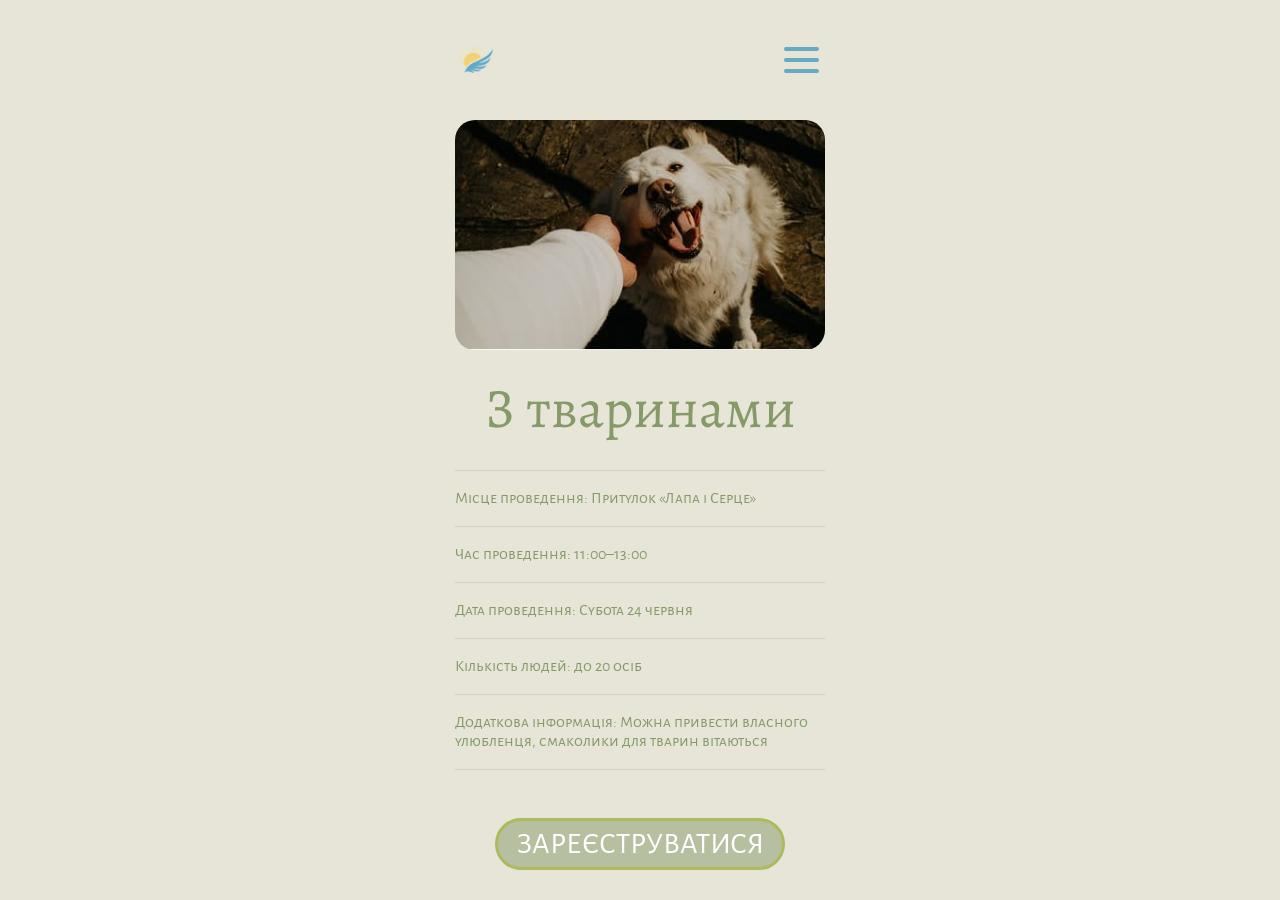
<file: tvaryny.html>
<!doctype html>
<html lang="en">
  <head>
    <meta charset="UTF-8" />
    <meta name="viewport" content="width=device-width, initial-scale=1.0" />
    <link rel="stylesheet" href="./css/style.min.css" />
    <title>Взаємодія з тваринами</title>
  </head>

  <body>
    <div class="hobby__page">
      <div class="container">
        <header class="header">
          <a href="index.html" class="logo">
            <img src="images/logo.png" alt="Логотип" class="logo__img" />
          </a>

          <button class="header__btn">
            <span class="header__btn-span"></span
            ><span class="header__btn-span"></span
            ><span class="header__btn-span"></span>
          </button>

          <ul class="menu">
            <li class="menu__item">
              <a href="./index.html#home" class="menu__link">Головна</a>
            </li>
            <li class="menu__item">
              <a href="./profile.html" class="menu__link">Моя сторінка</a>
            </li>
            <li class="menu__item">
              <a href="./index.html#about" class="menu__link">Про нас</a>
            </li>
            <li class="menu__item">
              <a href="./index.html#activity" class="menu__link">Заходи</a>
            </li>
            <li class="menu__item">
              <a href="./index.html#news" class="menu__link">Новини</a>
            </li>
          </ul>
        </header>
      </div>

      <section class="hobby">
        <div class="container">
          <div class="hobby__inner">
            <img
              src="./images/pet.jpg"
              alt="Взаємодія з тваринами"
              class="hobby__img"
            />
            <h1 class="hobby__title">З тваринами</h1>
            <ul class="hobby__info">
              <li class="hobby__info-item">
                Місце проведення: Притулок «Лапа і Серце»
              </li>
              <li class="hobby__info-item">Час проведення: 11:00–13:00</li>
              <li class="hobby__info-item">
                Дата проведення: Субота 24 червня
              </li>
              <li class="hobby__info-item">Кількість людей: до 20 осіб</li>
              <li class="hobby__info-item">
                Додаткова інформація: Можна привести власного улюбленця,
                смаколики для тварин вітаються
              </li>
            </ul>
            <a href="#" class="home__btn home__btn--big hobby__register"
              >Зареєструватися</a
            >
          </div>
        </div>
      </section>
    </div>

    <script src="./js/main.min.js"></script>
  </body>
</html>
</file>
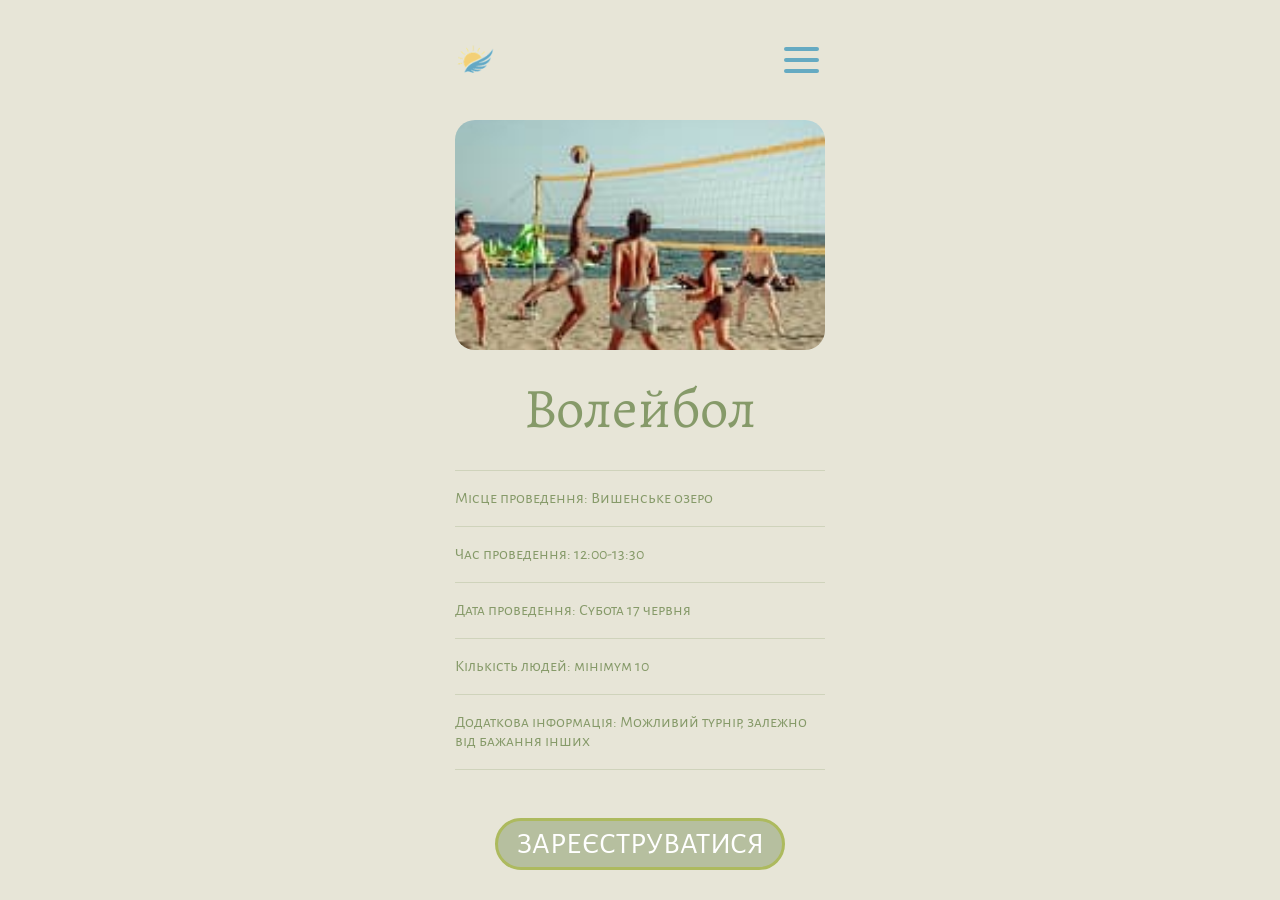
<file: volleyball.html>
<!doctype html>
<html lang="en">
  <head>
    <meta charset="UTF-8" />
    <meta name="viewport" content="width=device-width, initial-scale=1.0" />
    <link rel="stylesheet" href="./css/style.min.css" />
    <title>Волейбол</title>
  </head>

  <body>
    <div class="hobby__page">
      <div class="container">
        <header class="header">
          <a href="index.html" class="logo">
            <img src="images/logo.png" alt="Логотип" class="logo__img" />
          </a>

          <button class="header__btn">
            <span class="header__btn-span"></span
            ><span class="header__btn-span"></span
            ><span class="header__btn-span"></span>
          </button>

          <ul class="menu">
            <li class="menu__item">
              <a href="./index.html#home" class="menu__link">Головна</a>
            </li>
            <li class="menu__item">
              <a href="./profile.html" class="menu__link">Моя сторінка</a>
            </li>
            <li class="menu__item">
              <a href="./index.html#about" class="menu__link">Про нас</a>
            </li>
            <li class="menu__item">
              <a href="./index.html#activity" class="menu__link">Заходи</a>
            </li>
            <li class="menu__item">
              <a href="./index.html#news" class="menu__link">Новини</a>
            </li>
          </ul>
        </header>
      </div>

      <section class="hobby">
        <div class="container">
          <div class="volleryball__inner">
            <img
              src="./images/voleyball.jpg"
              alt="Волейбол"
              class="hobby__img"
            />
            <h1 class="hobby__title">Волейбол</h1>
            <ul class="hobby__info">
              <li class="hobby__info-item">
                Місце проведення: Вишенське озеро
              </li>
              <li class="hobby__info-item">Час проведення: 12:00-13:30</li>
              <li class="hobby__info-item">
                Дата проведення: Субота 17 червня
              </li>
              <li class="hobby__info-item">Кількість людей: мінімум 10</li>
              <li class="hobby__info-item">
                Додаткова інформація: Можливий турнір, залежно від бажання інших
              </li>
            </ul>
            <a href="#" class="home__btn home__btn--big hobby__register"
              >Зареєструватися</a
            >
          </div>
        </div>
      </section>
    </div>

    <script src="./js/main.min.js"></script>
  </body>
</html>
</file>
<file: css/style.min.css>
.result-page__quote-text,.result-page__advice-title,.result-page__badge,.poll__option-text,.poll__question,.poll__title,.diary__title,.achievement__title,.bustle__title,.description__title,.hobby__title,.title{font-family:"Alegreya-Regular";font-weight:400}.result-page__quote-author,.result-page__advice-item,.result-page__chart-label,.result-page__chart-pct,.result-page__desc,.result-page__name,.result-page__greeting,.poll__error,.poll__btn,.poll__textarea,.poll__input,.poll__subtitle,.hobby__info-item,body{font-family:"AlegreyaSansSC-Regular";font-weight:400}@font-face{font-family:"PlayfairDisplay-ExtraBoldItalic";src:local("PlayfairDisplay-ExtraBoldItalic"),url("../fonts/PlayfairDisplay-ExtraBoldItalic.woff2") format("woff2"),url("../fonts/PlayfairDisplay-ExtraBoldItalic.woff") format("woff");font-style:normal;font-weight:700;font-display:swap}@font-face{font-family:"Alegreya-Regular";src:local("Alegreya-Regular"),url("../fonts/Alegreya-Regular.woff2") format("woff2"),url("../fonts/Alegreya-Regular.woff") format("woff");font-style:normal;font-weight:400;font-display:swap}@font-face{font-family:"AlegreyaSansSC-Regular";src:local("AlegraySancSC-Regular"),url("../fonts/AlegreyaSansSC-Regular.woff2") format("woff2"),url("../fonts/AlegreyaSansSC-Regular.woff") format("woff");font-style:normal;font-weight:400;font-display:swap}html{-webkit-box-sizing:border-box;box-sizing:border-box}*,*::after,*::before{-webkit-box-sizing:inherit;box-sizing:inherit}ul,ol{padding:0}body,h1,h2,h3,h4,h5,h6,p,ul,ol,li,figure,figcaption,blockquote,dl,dd{margin:0}li{list-style:none}ul{list-style:none}img{max-width:100%;display:block}input,button,textarea,select{font:inherit}button{cursor:pointer}a{text-decoration:none;color:inherit}body{background-color:#e7e5d7;overflow-x:hidden}.container{max-width:370px;width:100%;margin:0 auto;min-height:100vh;padding:40px 0}section{width:100%;min-height:100vh}.title{text-transform:uppercase;font-size:50px;text-align:center;color:#869a69;margin-bottom:10px}.header{display:-webkit-box;display:-ms-flexbox;display:flex;-webkit-box-pack:justify;-ms-flex-pack:justify;justify-content:space-between;-webkit-box-align:center;-ms-flex-align:center;align-items:center;margin-bottom:80px;position:relative;z-index:101}.header__btn{display:-webkit-box;display:-ms-flexbox;display:flex;-webkit-box-orient:vertical;-webkit-box-direction:normal;-ms-flex-direction:column;flex-direction:column;-webkit-box-pack:justify;-ms-flex-pack:justify;justify-content:space-between;width:47px;height:28px;background:none;border:none;cursor:pointer;z-index:102}.header__btn--active .header__btn-span{background-color:#fff}.header__btn--active .header__btn-span:nth-child(1){-webkit-transform:rotate(45deg) translate(9px, 9px);-ms-transform:rotate(45deg) translate(9px, 9px);transform:rotate(45deg) translate(9px, 9px)}.header__btn--active .header__btn-span:nth-child(2){opacity:0}.header__btn--active .header__btn-span:nth-child(3){-webkit-transform:rotate(-45deg) translate(9px, -9px);-ms-transform:rotate(-45deg) translate(9px, -9px);transform:rotate(-45deg) translate(9px, -9px)}.header__btn-span{display:block;width:100%;height:4px;background-color:#65aac2;border-radius:2px;-webkit-transition:opacity .3s ease,background-color .3s ease,-webkit-transform .3s ease;transition:opacity .3s ease,background-color .3s ease,-webkit-transform .3s ease;transition:transform .3s ease,opacity .3s ease,background-color .3s ease;transition:transform .3s ease,opacity .3s ease,background-color .3s ease,-webkit-transform .3s ease}.logo{display:block;height:40px;-webkit-transition:opacity .25s ease,-webkit-transform .25s ease;transition:opacity .25s ease,-webkit-transform .25s ease;transition:transform .25s ease,opacity .25s ease;transition:transform .25s ease,opacity .25s ease,-webkit-transform .25s ease}.logo:hover{-webkit-transform:scale(1.06);-ms-transform:scale(1.06);transform:scale(1.06);opacity:.8}.logo:active{-webkit-transform:scale(0.97);-ms-transform:scale(0.97);transform:scale(0.97);opacity:.6}.logo__img{height:100%}.menu{display:none}.menu--active{display:-webkit-box;display:-ms-flexbox;display:flex;-webkit-box-orient:vertical;-webkit-box-direction:normal;-ms-flex-direction:column;flex-direction:column;-webkit-box-align:center;-ms-flex-align:center;align-items:center;-webkit-box-pack:center;-ms-flex-pack:center;justify-content:center;gap:36px;position:fixed;top:0;left:0;width:100%;min-height:100vh;background-color:rgba(101,170,194,.97);z-index:100;list-style:none}.menu--active .menu__link{color:#fff;font-size:22px;text-transform:uppercase;letter-spacing:3px;padding-bottom:6px;border-bottom:1px solid hsla(0,0%,100%,.3);-webkit-transition:border-color .25s ease,letter-spacing .25s ease;transition:border-color .25s ease,letter-spacing .25s ease}.menu--active .menu__link:hover{border-color:#fff;letter-spacing:5px}.home{background-image:url("../images/home-bg-blur.jpg");background-repeat:no-repeat;background-size:cover;background-position:center center;color:#fff}.home .container{padding:0}.home__title{font-family:"Крилаті";font-weight:700;font-size:64px;margin-bottom:50px}.home__subtitle{display:block;font-size:20px;max-width:354px;width:100%;margin-bottom:83px}.home__btn{display:block;display:-webkit-box;display:-ms-flexbox;display:flex;-webkit-box-pack:center;-ms-flex-pack:center;justify-content:center;-webkit-box-align:center;-ms-flex-align:center;align-items:center;text-transform:uppercase;width:126px;height:36px;border:3px solid #adba5e;border-radius:50px;background-color:rgba(134,154,105,.5);color:#fff;cursor:pointer;-webkit-transition:background-color .25s ease,-webkit-transform .2s ease,-webkit-box-shadow .25s ease;transition:background-color .25s ease,-webkit-transform .2s ease,-webkit-box-shadow .25s ease;transition:background-color .25s ease,transform .2s ease,box-shadow .25s ease;transition:background-color .25s ease,transform .2s ease,box-shadow .25s ease,-webkit-transform .2s ease,-webkit-box-shadow .25s ease}.home__btn:hover{background-color:rgba(134,154,105,.85);-webkit-box-shadow:0 0 18px rgba(173,186,94,.55);box-shadow:0 0 18px rgba(173,186,94,.55);-webkit-transform:translateY(-2px);-ms-transform:translateY(-2px);transform:translateY(-2px)}.home__btn:active{-webkit-transform:translateY(0) scale(0.96);-ms-transform:translateY(0) scale(0.96);transform:translateY(0) scale(0.96);-webkit-box-shadow:none;box-shadow:none}.home__btn--big{width:249px;height:52px;font-size:30px;margin:0 auto}.home__btn-small{position:absolute;bottom:25px}.about{text-align:center}.about__inner{height:100%}.about__img{width:370px;height:245px;border-radius:50px;-o-object-fit:cover;object-fit:cover;-o-object-position:center center;object-position:center center;margin-bottom:20px}.about__text{margin-bottom:26px;font-size:15px;color:#869a69}.about__list{display:-webkit-box;display:-ms-flexbox;display:flex;-webkit-box-pack:center;-ms-flex-pack:center;justify-content:center;gap:20px;margin-top:50px}.about__link{display:inline-block;-webkit-transition:-webkit-transform .25s ease;transition:-webkit-transform .25s ease;transition:transform .25s ease;transition:transform .25s ease, -webkit-transform .25s ease}.about__link:hover{-webkit-transform:scale(1.18) rotate(6deg);-ms-transform:scale(1.18) rotate(6deg);transform:scale(1.18) rotate(6deg)}.about__link:active{-webkit-transform:scale(0.92) rotate(0deg);-ms-transform:scale(0.92) rotate(0deg);transform:scale(0.92) rotate(0deg)}.about__icon{width:40px;height:40px;display:block}.activity{color:#65aac2;text-align:center;background-color:#fff}.activity .title{color:#65aac2}.activity__subtitle{margin-bottom:56px}.activity__list{display:-ms-grid;display:grid;-ms-grid-columns:(1fr)[2];grid-template-columns:repeat(2, 1fr);-ms-grid-rows:(1fr)[3];grid-template-rows:repeat(3, 1fr);gap:20px 32px}.activity__item{position:relative;max-width:170px;width:100%;height:200px;border-radius:20px;background-color:#65aac2;color:#fff;-webkit-transition:-webkit-transform .25s ease,-webkit-box-shadow .25s ease;transition:-webkit-transform .25s ease,-webkit-box-shadow .25s ease;transition:transform .25s ease,box-shadow .25s ease;transition:transform .25s ease,box-shadow .25s ease,-webkit-transform .25s ease,-webkit-box-shadow .25s ease}.activity__item:hover{-webkit-transform:translateY(-5px);-ms-transform:translateY(-5px);transform:translateY(-5px);-webkit-box-shadow:0 10px 24px rgba(101,170,194,.45);box-shadow:0 10px 24px rgba(101,170,194,.45)}.activity__img{width:100%;height:100px;-o-object-fit:cover;object-fit:cover;-o-object-position:center center;object-position:center center;border-radius:20px;margin-bottom:14px}.activity__link{position:absolute;display:block;text-align:center;padding:3px 23px;border-radius:50px;border:1px solid #fff;bottom:10px;left:50%;-webkit-transform:translateX(-50%);-ms-transform:translateX(-50%);transform:translateX(-50%);-webkit-transition:background-color .25s ease,color .25s ease,-webkit-transform .2s ease;transition:background-color .25s ease,color .25s ease,-webkit-transform .2s ease;transition:background-color .25s ease,color .25s ease,transform .2s ease;transition:background-color .25s ease,color .25s ease,transform .2s ease,-webkit-transform .2s ease}.activity__link:hover{background-color:#fff;color:#65aac2;-webkit-transform:translateX(-50%) translateY(-2px);-ms-transform:translateX(-50%) translateY(-2px);transform:translateX(-50%) translateY(-2px)}.activity__link:active{-webkit-transform:translateX(-50%) scale(0.95);-ms-transform:translateX(-50%) scale(0.95);transform:translateX(-50%) scale(0.95)}.news__list{display:-webkit-box;display:-ms-flexbox;display:flex;-webkit-box-orient:vertical;-webkit-box-direction:normal;-ms-flex-direction:column;flex-direction:column;gap:30px}.news__item{padding:25px;background-color:rgba(173,186,94,.3);border-radius:20px;color:#869a69}.news__img{border-radius:20px;margin-bottom:10px}.news__title{text-align:center;font-size:20px;margin-bottom:16px}.news__text{font-size:12px}.news__text+.news__text{margin-top:20px}.footer{background-color:#65aac2;border-radius:50px 50px 0 0;text-align:center;margin-top:40px;color:#fff}.footer .container{min-height:auto}.footer__text{margin-bottom:10px;font-size:20px}.footer__link{border-bottom:1px solid #fff;font-size:30px;-webkit-transition:opacity .25s ease,border-color .25s ease;transition:opacity .25s ease,border-color .25s ease}.footer__link:hover{opacity:.7;border-color:rgba(0,0,0,0)}.footer__link:active{opacity:.45}.hobby{padding-top:0;min-height:auto}.hobby__page .container{min-height:auto;padding:40px 0 0}.hobby__page .header{margin-bottom:0}.hobby__img{width:100%;height:230px;-o-object-fit:cover;object-fit:cover;-o-object-position:center center;object-position:center center;border-radius:30px;margin-bottom:20px;margin:0 auto 20px;border-radius:20px}.hobby__title{font-size:56px;color:#869a69;text-align:center;margin-bottom:24px}.hobby__info{margin-bottom:48px}.hobby__info-item{color:#869a69;font-size:16px;padding:18px 0;border-bottom:1px solid rgba(134,154,105,.25)}.hobby__info-item:first-child{border-top:1px solid rgba(134,154,105,.25)}.hobby__register{display:-webkit-box;display:-ms-flexbox;display:flex;-webkit-box-align:center;-ms-flex-align:center;align-items:center;-webkit-box-pack:center;-ms-flex-pack:center;justify-content:center;text-decoration:none;text-transform:uppercase;width:290px}.description{background-color:rgba(134,154,105,.8);min-height:auto;margin:20px 0}.description .container{min-height:auto}.description__title{color:#fff;text-align:center;margin-bottom:10px}.description__wrapper{display:-webkit-box;display:-ms-flexbox;display:flex;-webkit-box-pack:justify;-ms-flex-pack:justify;justify-content:space-between;-webkit-box-align:center;-ms-flex-align:center;align-items:center;color:#fff}.description__img{width:135px;height:135px;border-radius:20px}.description__text{font-size:15px}.bustle{min-height:auto}.bustle__title{color:#869a69;text-align:center;margin-bottom:20px}.bustle .container{min-height:auto}.bustle__list{display:-webkit-box;display:-ms-flexbox;display:flex;-webkit-box-pack:justify;-ms-flex-pack:justify;justify-content:space-between;-webkit-box-align:center;-ms-flex-align:center;align-items:center}.bustle__item{display:-webkit-box;display:-ms-flexbox;display:flex;-webkit-box-orient:vertical;-webkit-box-direction:normal;-ms-flex-direction:column;flex-direction:column;-webkit-box-pack:center;-ms-flex-pack:center;justify-content:center;-webkit-box-align:center;-ms-flex-align:center;align-items:center;border-radius:10px;width:115px;height:115px;background-color:rgba(134,154,105,.7);font-size:16px;gap:10px;color:#fff}.bustle__btn{background-color:rgba(134,154,105,.8);border:1px solid #fff;height:30px;min-width:30px;border-radius:50px;color:#fff}.achievement{background-color:rgba(134,154,105,.8);min-height:auto;margin:20px 0}.achievement .container{min-height:auto}.achievement__title{color:#fff;text-align:center;margin-bottom:10px}.achievement__list{display:-webkit-box;display:-ms-flexbox;display:flex;-webkit-box-pack:justify;-ms-flex-pack:justify;justify-content:space-between;-webkit-box-align:center;-ms-flex-align:center;align-items:center}.achievement__item{width:80px;height:80px;border:.5px solid #fff;border-radius:50%;font-size:12px}.achievement__img{border-radius:50%}.diary{text-align:center;min-height:auto;margin:20px 0}.diary .container{min-height:auto;padding:0}.diary__title{color:#869a69;text-align:center;margin-bottom:20px}.diary__inner{background-color:rgba(134,154,105,.8);width:100%;padding:65px 0;border-radius:20px}.diary__btn{font-size:20px;padding:13px 15px;border:1px solid #fff;border-radius:20px;background-color:#869a69;color:#fff}.poll-page{background-color:rgba(173,186,94,.5)}.poll-page .header{margin-bottom:20px}.poll-page .header__btn-span{background-color:#869a69}.poll-page__header{min-height:auto;padding-top:30px;padding-bottom:0}.poll-page__content{min-height:auto}.poll__title{text-align:center;margin-bottom:20px;color:#869a69}.poll__inner{position:relative;padding:28px 20px 24px;background-color:#fff;border-radius:20px;width:100%;min-height:480px;display:-webkit-box;display:-ms-flexbox;display:flex;-webkit-box-orient:vertical;-webkit-box-direction:normal;-ms-flex-direction:column;flex-direction:column;color:#869a69}.poll__inner::before{content:"";position:absolute;top:0;right:0;background-color:hsla(0,0%,100%,.7);border-radius:20px;width:100%;height:100%;-webkit-transform:rotate(5deg);-ms-transform:rotate(5deg);transform:rotate(5deg);z-index:-1}.poll__bar{display:-webkit-box;display:-ms-flexbox;display:flex;-webkit-box-align:center;-ms-flex-align:center;align-items:center;gap:5px;margin-bottom:20px;-ms-flex-negative:0;flex-shrink:0}.poll__span{position:relative;-webkit-box-flex:1;-ms-flex:1;flex:1;height:5px;background-color:#e7e5d7;border-radius:3px;overflow:hidden}.poll__span::before{content:"";position:absolute;left:0;top:0;width:0;height:100%;background-color:#869a69;border-radius:3px;-webkit-transition:width .4s ease;transition:width .4s ease}.poll__span--half::before{width:50%}.poll__span--full::before{width:100%}.poll__step{display:none;-webkit-box-flex:1;-ms-flex:1;flex:1;-webkit-box-orient:vertical;-webkit-box-direction:normal;-ms-flex-direction:column;flex-direction:column}.poll__step.is-active{display:-webkit-box;display:-ms-flexbox;display:flex}.poll__subtitle{display:block;font-size:12px;text-transform:uppercase;letter-spacing:2px;color:rgba(134,154,105,.55);margin-bottom:6px}.poll__question{font-size:22px;margin:8px 0 20px;line-height:1.3}.poll__input{display:block;width:100%;height:50px;background-color:#e7e5d7;border:1px solid #869a69;border-radius:20px;padding:0 20px;font-size:15px;color:#869a69}.poll__input:focus{outline:none;border-width:2px}.poll__textarea{display:block;width:100%;min-height:110px;background-color:#e7e5d7;border:1px solid #869a69;border-radius:20px;padding:14px 20px;font-size:15px;color:#869a69;resize:none}.poll__textarea:focus{outline:none;border-width:2px}.poll__options{display:-webkit-box;display:-ms-flexbox;display:flex;-webkit-box-orient:vertical;-webkit-box-direction:normal;-ms-flex-direction:column;flex-direction:column;gap:22px}.poll__option{display:-webkit-box;display:-ms-flexbox;display:flex;-webkit-box-align:center;-ms-flex-align:center;align-items:center;gap:18px;cursor:pointer}.poll__radio{display:none}.poll__radio-custom{width:50px;height:50px;border-radius:50%;border:2px solid #869a69;background-color:#e7e5d7;-ms-flex-negative:0;flex-shrink:0;display:-webkit-box;display:-ms-flexbox;display:flex;-webkit-box-align:center;-ms-flex-align:center;align-items:center;-webkit-box-pack:center;-ms-flex-pack:center;justify-content:center;-webkit-transition:background-color .2s ease;transition:background-color .2s ease}.poll__radio-custom::after{content:"";width:9px;height:16px;border-right:2.5px solid #fff;border-bottom:2.5px solid #fff;-webkit-transform:rotate(40deg) translateY(-3px);-ms-transform:rotate(40deg) translateY(-3px);transform:rotate(40deg) translateY(-3px);opacity:0;-webkit-transition:opacity .2s ease;transition:opacity .2s ease}.poll__radio:checked+.poll__radio-custom{background-color:#869a69}.poll__radio:checked+.poll__radio-custom::after{opacity:1}.poll__option-text{font-size:24px;color:#869a69}.poll__btn-list{display:-webkit-box;display:-ms-flexbox;display:flex;-webkit-box-pack:end;-ms-flex-pack:end;justify-content:flex-end;gap:12px;margin-top:auto;padding-top:20px;-ms-flex-negative:0;flex-shrink:0}.poll__btn{border:1px solid #869a69;border-radius:10px;padding:8px 22px;color:#fff;background-color:rgba(134,154,105,.65);cursor:pointer;font-size:16px;-webkit-transition:background-color .2s ease,-webkit-transform .2s ease;transition:background-color .2s ease,-webkit-transform .2s ease;transition:background-color .2s ease,transform .2s ease;transition:background-color .2s ease,transform .2s ease,-webkit-transform .2s ease}.poll__btn:hover{background-color:#869a69;-webkit-transform:translateY(-1px);-ms-transform:translateY(-1px);transform:translateY(-1px)}.poll__btn:active{-webkit-transform:scale(0.97);-ms-transform:scale(0.97);transform:scale(0.97)}.poll__btn--back{display:none;background-color:rgba(0,0,0,0);color:#869a69}.poll__btn--back:hover{background-color:rgba(134,154,105,.1)}.poll__error{display:none;margin-top:10px;font-size:13px;color:#c0392b}.result-page{padding-bottom:40px}.result-page .container{min-height:auto;height:auto}.result-page__hero{text-align:center;padding:28px 0 22px;border-bottom:1px solid rgba(134,154,105,.18);margin-bottom:26px}.result-page__greeting{font-size:15px;color:rgba(134,154,105,.65);margin-bottom:14px}.result-page__name{color:#869a69;font-size:15px}.result-page__badge{display:inline-block;padding:8px 30px;border-radius:50px;font-size:30px;letter-spacing:3px;margin-bottom:14px}.result-page__badge--active{background-color:rgba(134,154,105,.1);color:#869a69;border:2px solid #869a69}.result-page__badge--passive{background-color:rgba(101,170,194,.1);color:#65aac2;border:2px solid #65aac2}.result-page__desc{font-size:14px;color:rgba(134,154,105,.7);line-height:1.55}.result-page__charts{display:-webkit-box;display:-ms-flexbox;display:flex;-webkit-box-pack:justify;-ms-flex-pack:justify;justify-content:space-between;gap:8px;margin-bottom:28px}.result-page__chart-wrap{display:-webkit-box;display:-ms-flexbox;display:flex;-webkit-box-orient:vertical;-webkit-box-direction:normal;-ms-flex-direction:column;flex-direction:column;-webkit-box-align:center;-ms-flex-align:center;align-items:center;gap:8px;-webkit-box-flex:1;-ms-flex:1;flex:1}.result-page__chart-svg{width:90px;height:90px}.result-page__chart-bg{fill:none;stroke:rgba(134,154,105,.12);stroke-width:7}.result-page__chart-fill{fill:none;stroke-width:7;stroke-linecap:round;stroke-dasharray:251.33;stroke-dashoffset:251.33;-webkit-transition:stroke-dashoffset 1.3s ease;transition:stroke-dashoffset 1.3s ease}.result-page__chart-fill--green{stroke:#869a69}.result-page__chart-fill--blue{stroke:#65aac2}.result-page__chart-fill--lime{stroke:#adba5e}.result-page__chart-pct{font-size:16px;text-anchor:middle;dominant-baseline:middle}.result-page__chart-pct--green{fill:#869a69}.result-page__chart-pct--blue{fill:#65aac2}.result-page__chart-pct--lime{fill:rgb(147.3565217391,160.3,68.7)}.result-page__chart-label{font-size:11px;text-align:center;color:rgba(134,154,105,.7);text-transform:uppercase;letter-spacing:.5px;line-height:1.3}.result-page__advice{background-color:rgba(134,154,105,.07);border-radius:20px;padding:20px;margin-bottom:22px}.result-page__advice-title{font-size:22px;color:#869a69;margin-bottom:14px}.result-page__advice-list{display:-webkit-box;display:-ms-flexbox;display:flex;-webkit-box-orient:vertical;-webkit-box-direction:normal;-ms-flex-direction:column;flex-direction:column;gap:10px;list-style:none}.result-page__advice-item{font-size:14px;color:#869a69;padding-left:16px;position:relative;line-height:1.5}.result-page__advice-item::before{content:"•";position:absolute;left:0;color:#869a69}.result-page__quote{background-color:rgba(101,170,194,.08);border-left:3px solid #65aac2;border-radius:0 16px 16px 0;padding:18px 18px 16px;display:-webkit-box;display:-ms-flexbox;display:flex;-webkit-box-orient:vertical;-webkit-box-direction:normal;-ms-flex-direction:column;flex-direction:column;gap:10px}.result-page__quote-text{font-size:15px;color:#869a69;line-height:1.6;font-style:italic}.result-page__quote-author{font-size:12px;color:rgba(134,154,105,.55);text-align:right}
</file>
